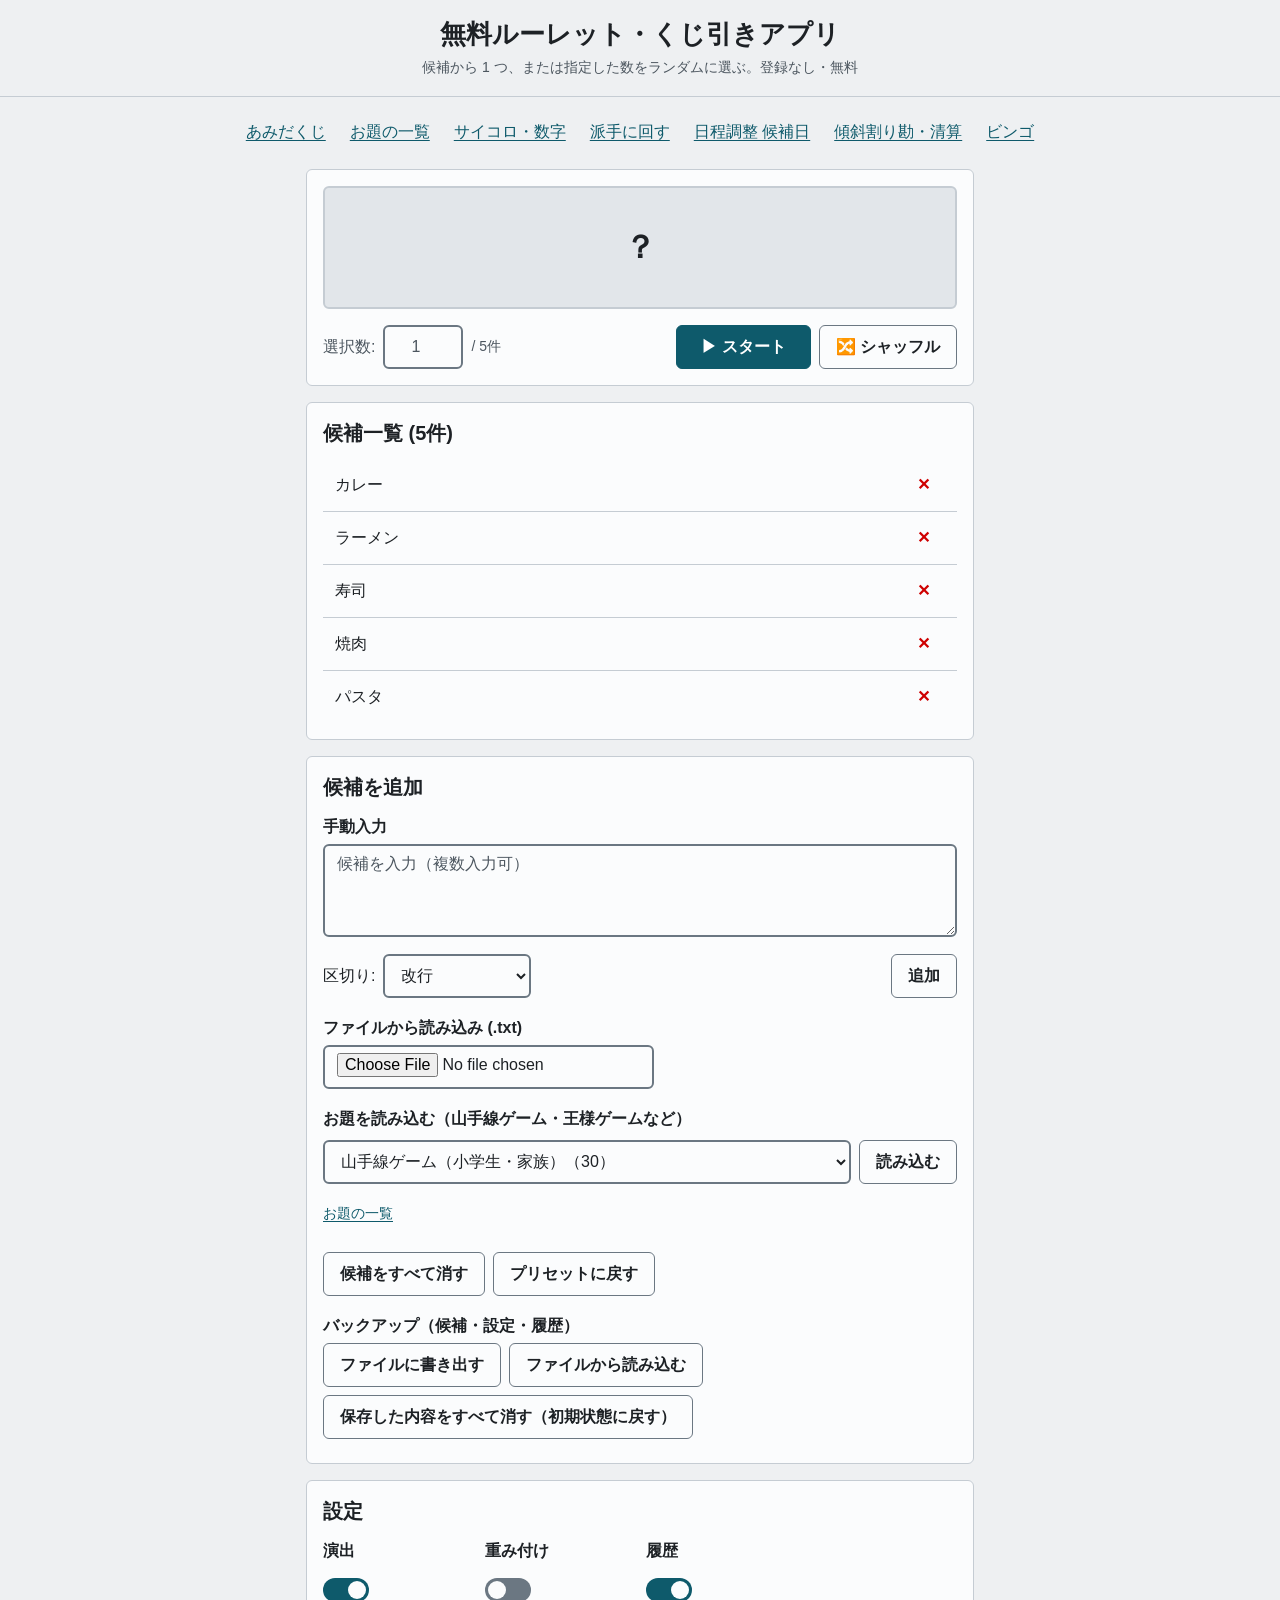
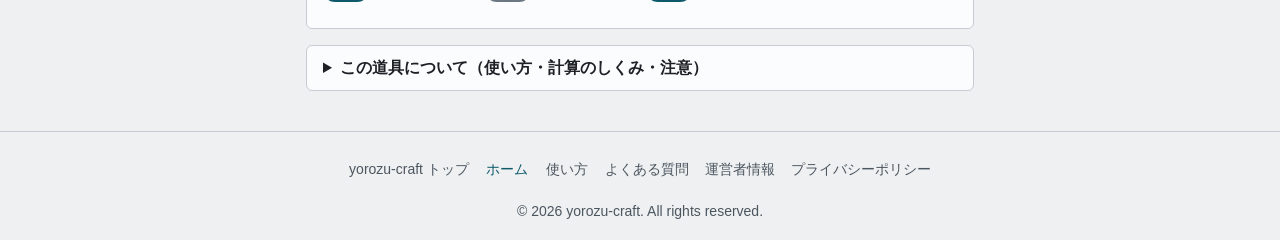
<file: index.html>
<!DOCTYPE html>
<html lang="ja">
<head>
  <meta charset="UTF-8">
  <meta name="viewport" content="width=device-width, initial-scale=1.0">
  <title>無料ルーレット・くじ引きアプリ｜複数選択対応</title>
  <meta name="description" content="無料のオンラインルーレット・くじ引き。入れた候補から 1 つ、または指定した数をランダムに選びます。重み付け・シャッフル・過去 10 回の履歴つき。登録もインストールもなく、ブラウザで動きます。">
  <meta name="keywords" content="ルーレット,くじ引き,ランダム選択,抽選,無料,オンライン,複数選択,シャッフル,ランダムピッカー">
  <meta name="author" content="yorozu-craft">
  <meta name="robots" content="index, follow">
  <link rel="canonical" href="https://yorozu-craft.com/web-roulette/">

  <!-- Open Graph -->
  <meta property="og:title" content="無料ルーレット・くじ引きアプリ｜複数選択対応">
  <meta property="og:description" content="入れた候補から 1 つ、または指定した数をランダムに選ぶ無料のルーレット。重み付け・シャッフルつき。登録なし。">
  <meta property="og:type" content="website">
  <meta property="og:url" content="https://yorozu-craft.com/web-roulette/">
  <meta property="og:locale" content="ja_JP">
  <meta property="og:image" content="https://yorozu-craft.com/web-roulette/og-image.png">
  <meta property="og:image:width" content="1200">
  <meta property="og:image:height" content="630">
  <meta property="og:site_name" content="yorozu-craft">

  <!-- Twitter Card -->
  <meta name="twitter:card" content="summary_large_image">
  <meta name="twitter:title" content="無料ルーレット・くじ引きアプリ｜複数選択対応">
  <meta name="twitter:description" content="入れた候補から 1 つ、または指定した数をランダムに選ぶ無料のルーレット。重み付け・シャッフルつき。">

  <!-- テーマカラー -->
  <meta name="theme-color" content="#eef0f2" media="(prefers-color-scheme: light)">
  <meta name="theme-color" content="#15191d" media="(prefers-color-scheme: dark)">

  <!-- 構造化データ (JSON-LD) -->
  <script type="application/ld+json">
  {
    "@context": "https://schema.org",
    "@type": "WebApplication",
    "name": "無料ルーレット・くじ引きアプリ",
    "description": "無料のオンラインルーレット・くじ引きアプリ。候補を入力してランダムに選択。複数選択、重み付け、シャッフル機能付き。",
    "url": "https://yorozu-craft.com/web-roulette/",
    "applicationCategory": "UtilitiesApplication",
    "operatingSystem": "All",
    "offers": {
      "@type": "Offer",
      "price": "0",
      "priceCurrency": "JPY"
    },
    "inLanguage": "ja",
    "browserRequirements": "Requires JavaScript",
    "softwareVersion": "1.0",
    "featureList": [
      "ランダムルーレット",
      "複数候補の同時選択",
      "重み付け抽選",
      "シャッフル機能",
      "演出ON/OFF",
      "履歴管理"
    ]
  }
  </script>

  <!-- Google AdSense: サイト所有確認の meta だけ。AdSense 審査が通るまで本文の薄いページは広告 script を外す（2026-10-04）。通ったら本文を足してから戻す -->
  <meta name="google-adsense-account" content="ca-pub-5375267956079717">

  <link rel="icon" href="./favicon.svg" type="image/svg+xml">
  <link rel="manifest" href="/manifest.webmanifest">
  <link rel="stylesheet" href="./style.css">
</head>
<body>

  <header>
    <div class="app-header">
      <h1>無料ルーレット・くじ引きアプリ</h1>
      <p class="subtitle">候補から 1 つ、または指定した数をランダムに選ぶ。登録なし・無料</p>
    </div>
    <ul class="sibling-links"><li><a href="./amida/">あみだくじ</a></li><li><a href="./odai/">お題の一覧</a></li><li><a href="./dice/">サイコロ・数字</a></li><li><a href="/hade/roulette/">派手に回す</a></li><li><a href="/nittei-kouho/">日程調整 候補日</a></li><li><a href="/easy-split/">傾斜割り勘・清算</a></li><li><a href="/bingo/">ビンゴ</a></li></ul>
  </header>

  <main class="app-main">

    <!-- ① ルーレット表示エリア（最上部） -->
    <section class="roulette-section" aria-label="ルーレット">
      <div id="roulette-display" class="roulette-display" role="status" aria-live="polite">
        <span id="roulette-text" class="roulette-text">？</span>
      </div>

      <div id="result-display" class="result-display hidden" role="alert" aria-live="assertive">
        <h2 class="result-label">結果</h2>
        <div id="result-text" class="result-text"></div>
      </div>

      <div class="roulette-controls">
        <div class="select-count-group">
          <label for="select-count">選択数:</label>
          <input type="number" id="select-count" min="1" value="1" aria-describedby="select-count-max">
          <span id="select-count-max" class="select-count-max"></span>
        </div>
        <div class="roulette-buttons">
          <button id="start-btn" class="btn-primary" aria-label="ルーレットをスタート">▶ スタート</button>
          <button id="shuffle-btn" class="btn" aria-label="候補をシャッフル">🔀 シャッフル</button>
        </div>
      </div>
      <p id="roulette-error" class="field-error" role="alert" hidden></p>
    </section>

    <!-- ② 候補一覧 -->
    <section class="candidates-section" aria-label="候補一覧">
      <h2>候補一覧 (<span id="candidate-count">0</span>件)</h2>
      <ul id="candidate-list" class="candidate-list" role="list"></ul>
    </section>

    <!-- ③ 候補入力 -->
    <section class="input-section" aria-label="候補入力">
      <h2>候補を追加</h2>

      <div class="input-group">
        <label for="candidate-input">手動入力</label>
        <textarea id="candidate-input" rows="3" placeholder="候補を入力（複数入力可）"></textarea>
        <div class="input-controls">
          <div class="delimiter-select">
            <label for="delimiter">区切り:</label>
            <select id="delimiter" aria-label="区切り文字の選択">
              <option value="newline">改行</option>
              <option value="comma">カンマ (,)</option>
              <option value="semicolon">セミコロン (;)</option>
            </select>
          </div>
          <button id="add-btn" class="btn" aria-label="候補を追加">追加</button>
        </div>
      </div>

      <div class="input-group">
        <label for="file-upload">ファイルから読み込み (.txt)</label>
        <div class="file-upload-area">
          <input type="file" id="file-upload" accept=".txt" aria-label="テキストファイルから候補を読み込み">
        </div>
      </div>

      <div class="input-group">
        <label for="odai-select">お題を読み込む（山手線ゲーム・王様ゲームなど）</label>
        <div class="input-controls">
          <select id="odai-select" aria-describedby="odai-hint"></select>
          <button id="odai-btn" class="btn">読み込む</button>
        </div>
        <p class="file-hint" id="odai-hint"><a href="./odai/">お題の一覧</a></p>
      </div>

      <div class="input-group input-group-buttons">
        <button id="reset-btn" class="btn" aria-label="候補をすべて消す">候補をすべて消す</button>
        <button id="preset-btn" class="btn" aria-label="プリセットに戻す（プリセット候補に戻す）">プリセットに戻す</button>
      </div>

      <div class="input-group" role="group" aria-labelledby="backup-heading">
        <label id="backup-heading">バックアップ（候補・設定・履歴）</label>
        <div class="input-group-buttons">
          <button id="backup-export" class="btn">ファイルに書き出す</button>
          <button id="backup-import" class="btn">ファイルから読み込む</button>
          <button type="button" class="btn" data-reset-storage="web-roulette_" data-reset-legacy="roulette_candidates roulette_settings roulette_history">保存した内容をすべて消す（初期状態に戻す）</button>
          <input type="file" id="backup-file" accept=".json,application/json" hidden>
        </div>
        <p class="file-hint" id="backup-msg" aria-live="polite"></p>
      </div>
    </section>

    <!-- ④ 履歴 -->
    <section id="history-section" class="history-section" aria-label="抽選履歴" style="display:none">
      <h2>履歴 (最新10件)</h2>
      <ul id="history-list" class="history-list" role="list"></ul>
      <button id="clear-history-btn" class="btn" aria-label="履歴を消す">履歴を消す</button>
    </section>

    <!-- ⑤ 設定（最下部） -->
    <section class="settings-panel" aria-label="設定">
      <h2>設定</h2>
      <div class="settings-grid">
        <div class="setting-item">
          <label for="animation-toggle">演出</label>
          <label class="toggle-switch">
            <input type="checkbox" id="animation-toggle" checked aria-label="演出のON/OFF">
            <span class="toggle-slider"></span>
          </label>
        </div>
        <div class="setting-item">
          <label for="weight-toggle">重み付け</label>
          <label class="toggle-switch">
            <input type="checkbox" id="weight-toggle" aria-label="重み付けのON/OFF">
            <span class="toggle-slider"></span>
          </label>
        </div>
        <div class="setting-item">
          <label for="history-toggle">履歴</label>
          <label class="toggle-switch">
            <input type="checkbox" id="history-toggle" checked aria-label="履歴のON/OFF">
            <span class="toggle-slider"></span>
          </label>
        </div>
      </div>
    </section>

    <!-- about-tool: 道具の説明（使い方ページの要約。AdSense 審査 2026-10-04） -->
    <details class="about-tool content-section" id="about-tool">
      <summary>この道具について（使い方・計算のしくみ・注意）</summary>
      <h3>ルーレットでできること</h3>
      <p>入れた候補の中から、ルーレットを回してランダムに1つ、または指定した数だけ選びます。今日のランチ、掃除当番、グループ分け、パーティーのプレゼント抽選、ゲームのお題のように、迷っていることをその場で決めたいときに使います。</p>
      <h3>使い方の要点</h3>
      <ul>
      <li>「候補を追加」に入れて「追加」を押します。改行・カンマ・セミコロンで区切ると、まとめて足せます。テキストファイル（.txt）からも読み込みます。</li>
      <li>「選択数」で何個選ぶかを決め、「スタート」を押します。パソコンでは、入力欄の外で Space キーか Enter キーを押しても始まります。</li>
      <li>設定で演出を OFF にすると、アニメーションなしですぐ結果が出ます。</li>
      </ul>
      <h3>選ばれ方のしくみ</h3>
      <p>抽選はブラウザの乱数機能で決めます。設定で「重み付け」を ON にすると候補ごとに1〜3の重みを付けられ、重みが大きいほど選ばれやすくなります。「シャッフル」は抽選とは別に候補の並び順をランダムに入れ替えるので、順番決めに向きます。抽選の結果は過去10回分が履歴に残ります。山手線ゲームや川柳などを候補に入れる<a href="./odai/">お題の一覧</a>、同じ目も出る<a href="./dice/">サイコロ・数字</a>、線をたどって決める<a href="./amida/">あみだくじ</a>は別のページです。</p>
      <h3>注意</h3>
      <p>金銭や重要な権利の分配など、強い公正性が求められる用途では、立会人を置くなど別の方法も併用してください。入力した候補・設定・抽選履歴（最新10件）は、この端末のブラウザ（localStorage、キー roulette_candidates・roulette_settings・roulette_history）にだけ保存され、外部には送信されません。書き出し・読み込み・消去はこの画面のボタンから。</p>
      <p>使える場面の例は<a href="./guide.html">ルーレットの使い方ガイド</a>に。</p>
    </details>
    <!-- /about-tool -->

  </main>

  <footer class="app-footer">
    <nav class="footer-nav" aria-label="フッターナビゲーション">
      <ul>
        <li><a href="../">yorozu-craft トップ</a></li>
        <li><a href="./" aria-current="page">ホーム</a></li>
        <li><a href="./guide.html">使い方</a></li>
        <li><a href="./guide.html#faq">よくある質問</a></li>
        <li><a href="../about.html">運営者情報</a></li>
        <li><a href="../privacy-policy.html">プライバシーポリシー</a></li>
      </ul>
    </nav>

    <p class="copyright">&copy; 2026 yorozu-craft. All rights reserved.</p>

    <!-- 広告枠（ページ最下部・UIの外） -->
    <!-- AD_PLACEHOLDER: 広告の位置を指定する場合はここに AdSense の広告ユニットを入れる（今は全ページの <head> のタグによる自動広告） -->
  </footer>

  <script src="./used.js"></script>
  <script src="./backup.js"></script>
  <script src="./odai.js"></script>
  <script src="./amida.js"></script>
  <script src="./pick.js"></script>
  <script src="./reset-storage.js"></script>
  <script src="./main.js"></script>
  <!-- Cloudflare Web Analytics（Cookie を使わないアクセス解析） --><script type='module' src='https://static.cloudflareinsights.com/beacon.min.js' data-cf-beacon='{"token": "b79bf821e1fd4b6683866d493b1de426"}'></script><!-- End Cloudflare Web Analytics -->
</body>
</html>
</file>
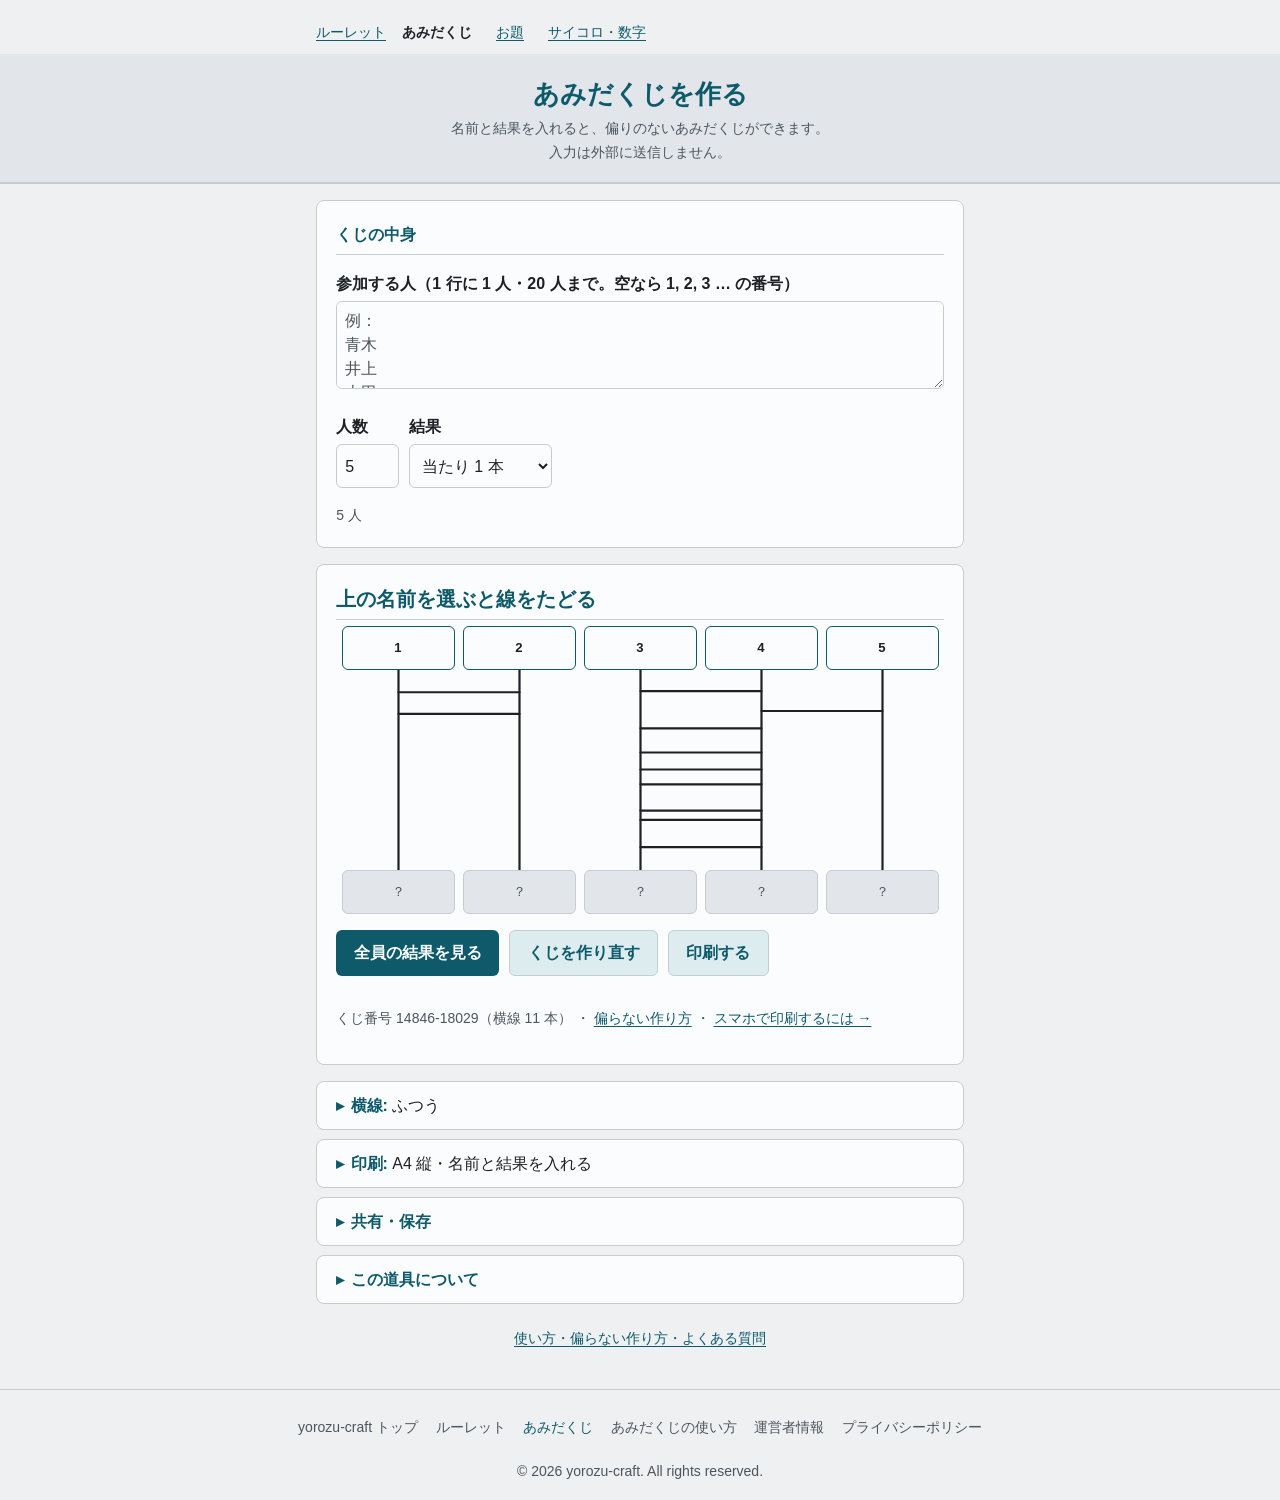
<file: amida/index.html>
<!DOCTYPE html>
<html lang="ja">
<head>
  <meta charset="UTF-8">
  <meta name="viewport" content="width=device-width, initial-scale=1.0">
  <title>あみだくじ作成｜無料・印刷・共有リンク、偏りのない作り方（登録なし）｜yorozu-craft</title>
  <meta name="description" content="名前と結果を入れるだけで、あみだくじを作成。線をたどるアニメーション、全員の結果、A4 印刷（結果を折って隠す形・線だけも）、同じくじの共有リンク。横線の本数で結果が偏らない作り方。登録なし・無料。">
  <meta name="robots" content="index, follow">
  <link rel="canonical" href="https://yorozu-craft.com/web-roulette/amida/">

  <meta property="og:title" content="あみだくじ作成｜yorozu-craft">
  <meta property="og:description" content="名前と結果を入れるだけで、あみだくじを作成。線をたどるアニメーション、A4 印刷、共有リンク。横線の本数で結果が偏らない作り方。登録なし・無料。">
  <meta property="og:type" content="website">
  <meta property="og:url" content="https://yorozu-craft.com/web-roulette/amida/">
  <meta property="og:site_name" content="yorozu-craft">
  <meta property="og:locale" content="ja_JP">
  <meta property="og:image" content="https://yorozu-craft.com/web-roulette/og-image.png">
  <meta property="og:image:width" content="1200">
  <meta property="og:image:height" content="630">
  <meta name="twitter:card" content="summary_large_image">
  <meta name="theme-color" content="#eef0f2" media="(prefers-color-scheme: light)">
  <meta name="theme-color" content="#15191d" media="(prefers-color-scheme: dark)">

  <script type="application/ld+json">
  {
    "@context": "https://schema.org",
    "@type": "WebApplication",
    "name": "あみだくじを作る",
    "description": "名前と結果を入れるだけで、あみだくじを作成。線をたどるアニメーション、A4 印刷、共有リンク。登録なし・無料。",
    "url": "https://yorozu-craft.com/web-roulette/amida/",
    "applicationCategory": "UtilitiesApplication",
    "operatingSystem": "All",
    "offers": { "@type": "Offer", "price": "0", "priceCurrency": "JPY" },
    "inLanguage": "ja"
  }
  </script>

  <!-- Google AdSense: サイト所有確認の meta だけ。AdSense 審査が通るまで本文の薄いページは広告 script を外す（2026-10-04）。通ったら本文を足してから戻す -->
  <meta name="google-adsense-account" content="ca-pub-5375267956079717">

  <link rel="icon" href="../favicon.svg" type="image/svg+xml">
  <link rel="manifest" href="/manifest.webmanifest">
  <link rel="stylesheet" href="../kit.css">
</head>
<body class="page-amida">

  <nav class="sibling-nav" aria-label="このツールのページ">
    <a href="../">ルーレット</a>
    <a href="./" aria-current="page">あみだくじ</a>
    <a href="../odai/">お題</a>
    <a href="../dice/">サイコロ・数字</a>
  </nav>

  <header class="app-header">
    <h1>あみだくじを作る</h1>
    <p class="subtitle">名前と結果を入れると、偏りのないあみだくじができます。<br>入力は外部に送信しません。</p>
  </header>

  <main class="app-main">

    <div id="shared-banner" class="card notice" hidden>
      <h2 id="shared-msg">共有されたあみだくじ</h2>
      <p class="btn-row"><a class="btn btn-sub" href="./">自分のあみだくじを新しく作る</a></p>
    </div>

    <fieldset class="card req" id="inputs">
      <legend>くじの中身</legend>
      <div class="field">
        <label for="names">参加する人（1 行に 1 人・20 人まで。空なら 1, 2, 3 … の番号）</label>
        <textarea id="names" rows="3" spellcheck="false" placeholder="例：&#10;青木&#10;井上&#10;上田"></textarea>
      </div>
      <div class="inline">
        <div class="field" id="count-field">
          <label for="count">人数</label>
          <input type="number" id="count" inputmode="numeric" min="2" max="20" value="5">
        </div>
        <div class="field">
          <label for="kind">結果</label>
          <select id="kind">
            <option value="atari1">当たり 1 本</option>
            <option value="atari2">当たり 2 本</option>
            <option value="atari3">当たり 3 本</option>
            <option value="order">順番（1番〜）</option>
            <option value="custom">自分で書く</option>
          </select>
        </div>
      </div>
      <div class="field" id="custom-field" hidden>
        <label for="custom">結果（1 行に 1 つ。足りない分は「はずれ」）</label>
        <textarea id="custom" rows="3" spellcheck="false" placeholder="例：&#10;買い出し&#10;片付け&#10;司会"></textarea>
      </div>
      <p id="input-info" class="small" aria-live="polite"></p>
    </fieldset>

    <section class="card result-card" id="result-card" tabindex="-1" aria-labelledby="h-result">
      <h2 id="h-result">上の名前を選ぶと線をたどる</h2>
      <div class="ladder-wrap">
        <div class="ladder" id="ladder"></div>
      </div>
      <div class="btn-row">
        <button type="button" id="reveal-all" class="btn">全員の結果を見る</button>
        <button type="button" id="reroll" class="btn btn-sub">くじを作り直す</button>
        <button type="button" id="print" class="btn btn-sub">印刷する</button>
      </div>
      <div id="result-main" aria-live="polite">
        <ul id="all-results" class="all-results"></ul>
      </div>
      <p class="small"><span id="seed-label"></span> ・ <a href="./guide.html#fair">偏らない作り方</a> ・ <a href="../../print-help.html">スマホで印刷するには →</a></p>
    </section>

    <div class="opts" id="opts">
      <details class="card opt" id="opt-lines">
        <summary>横線: <span class="opt-state"></span></summary>
        <div class="field">
          <label for="density">横線の多さ</label>
          <select id="density">
            <option value="few">少なめ</option>
            <option value="normal" selected>ふつう</option>
            <option value="many">多め</option>
          </select>
          <p class="hint">多さを変えても、どの結果になりやすいかは変わりません。</p>
        </div>
        <label class="check"><input type="checkbox" id="hide-rungs"> たどるまで横線を隠す</label>
      </details>

      <details class="card opt" id="opt-print">
        <summary>印刷: <span class="opt-state"></span></summary>
        <div class="field">
          <label for="title">見出し</label>
          <input type="text" id="title" maxlength="40" placeholder="例：買い出し係を決める">
        </div>
        <fieldset class="plain">
          <legend>紙の形（A4 縦）</legend>
          <div class="seg">
            <label><input type="radio" name="pmode" value="full" checked> 名前と結果を入れる</label>
            <label><input type="radio" name="pmode" value="fold"> 結果を下に折って隠す</label>
            <label><input type="radio" name="pmode" value="blank"> 線だけ（名前と結果は手で書く）</label>
          </div>
        </fieldset>
        <label class="check"><input type="checkbox" id="print-credit" checked> 紙の下に「yorozu-craft.com/web-roulette/print/ で作成」と小さく入れる</label>
      </details>
    </div>

    <details class="card opt no-print" id="file-box">
      <summary>共有・保存</summary>
      <p class="hint">リンクには名前・結果・くじ番号が入ります。開いた人にも同じあみだくじが出ます。</p>
      <div class="btn-row">
        <button type="button" id="share" class="btn btn-sub">共有リンクをコピー</button>
      </div>
      <p id="share-msg" class="small" aria-live="polite"></p>
      <input type="text" id="share-url" class="share-url" readonly hidden aria-label="共有リンク">
      <p class="small">入力はこの端末のブラウザ（localStorage、キー <code>web-roulette_amida</code>）にだけ保存され、外部には送信されません。書き出し・読み込みはこの画面のボタンから。</p>
      <div class="btn-row">
        <button type="button" id="backup-export" class="btn btn-sub">ファイルに書き出す</button>
        <button type="button" id="backup-import" class="btn btn-sub">ファイルから読み込む</button>
        <button type="button" class="btn btn-sub" data-reset-storage="web-roulette_" data-reset-legacy="roulette_candidates roulette_settings roulette_history">保存した内容をすべて消す（初期状態に戻す）</button>
      </div>
      <input type="file" id="backup-file" accept=".json,application/json" hidden>
      <p id="backup-msg" class="small" aria-live="polite"></p>
    </details>

    <!-- about-tool: 道具の説明（使い方ページの要約。AdSense 審査 2026-10-04） -->
    <details class="about-tool card opt no-print" id="about-tool">
      <summary>この道具について</summary>
      <h3>できること</h3>
      <p>2〜20人のあみだくじを作り、線をたどって結果を出します。買い出し係や順番を決めるときに使います。A4 縦の印刷と、共有リンクでの送信もできます。</p>
      <h3>使い方の要点</h3>
      <ul>
      <li>参加する人を1行に1人ずつ入れます。空なら人数ぶんの番号で作ります。</li>
      <li>結果は、当たり1〜3本、順番、自分で書く、から選びます。</li>
      <li>上の名前を押すと線をたどって結果が出ます。「全員の結果を見る」で全員ぶんが出ます。</li>
      <li>印刷は紙の形を3つ（名前と結果を入れる、結果を下に折って隠す、線だけ）から選びます。</li>
      </ul>
      <h3>しくみ</h3>
      <p>横線をでたらめに引く作り方は、縦5本・横10本で左はしから左はしに着く割合が33.6%になり、公平な20%より偏ります。ここでは先にだれがどの列に着くかを同じ確率で決め、その並びになるように横線を引くので、横線の本数を変えても偏りません。結果を下のどの列に置くかもくじで決めます。</p>
      <h3>注意</h3>
      <p>入力はこの端末のブラウザ（localStorage）にだけ保存され、外部には送信されません。共有リンクには名前と結果が入り、受け取った人も転送された人も読めます。作った人は画面で結果を見られます。</p>
      <p>数字の根拠は<a href="./guide.html">あみだくじの使い方</a>に。ほかの道具は<a href="../">ルーレット</a>・<a href="../dice/">サイコロ・数字</a>・<a href="../odai/">お題の一覧</a>です。</p>
    </details>
    <!-- /about-tool -->

    <p class="small center"><a href="./guide.html">使い方・偏らない作り方・よくある質問</a></p>

  </main>

  <footer class="app-footer">
    <nav class="footer-nav" aria-label="フッターナビゲーション">
      <ul>
        <li><a href="../../">yorozu-craft トップ</a></li>
        <li><a href="../">ルーレット</a></li>
        <li><a href="./" aria-current="page">あみだくじ</a></li>
        <li><a href="./guide.html">あみだくじの使い方</a></li>
        <li><a href="../../about.html">運営者情報</a></li>
        <li><a href="../../privacy-policy.html">プライバシーポリシー</a></li>
      </ul>
    </nav>
    <p>&copy; 2026 yorozu-craft. All rights reserved.</p>
  </footer>

  <div id="print-area" class="print-area" aria-hidden="true"></div>

  <script src="../used.js"></script>
  <script src="../backup.js"></script>
  <script src="../amida.js"></script>
  <script src="../screen.js"></script>
  <script src="../reset-storage.js"></script>
  <script src="./amida-ui.js"></script>
  <!-- Cloudflare Web Analytics（Cookie を使わないアクセス解析） --><script type='module' src='https://static.cloudflareinsights.com/beacon.min.js' data-cf-beacon='{"token": "b79bf821e1fd4b6683866d493b1de426"}'></script><!-- End Cloudflare Web Analytics -->
</body>
</html>
</file>
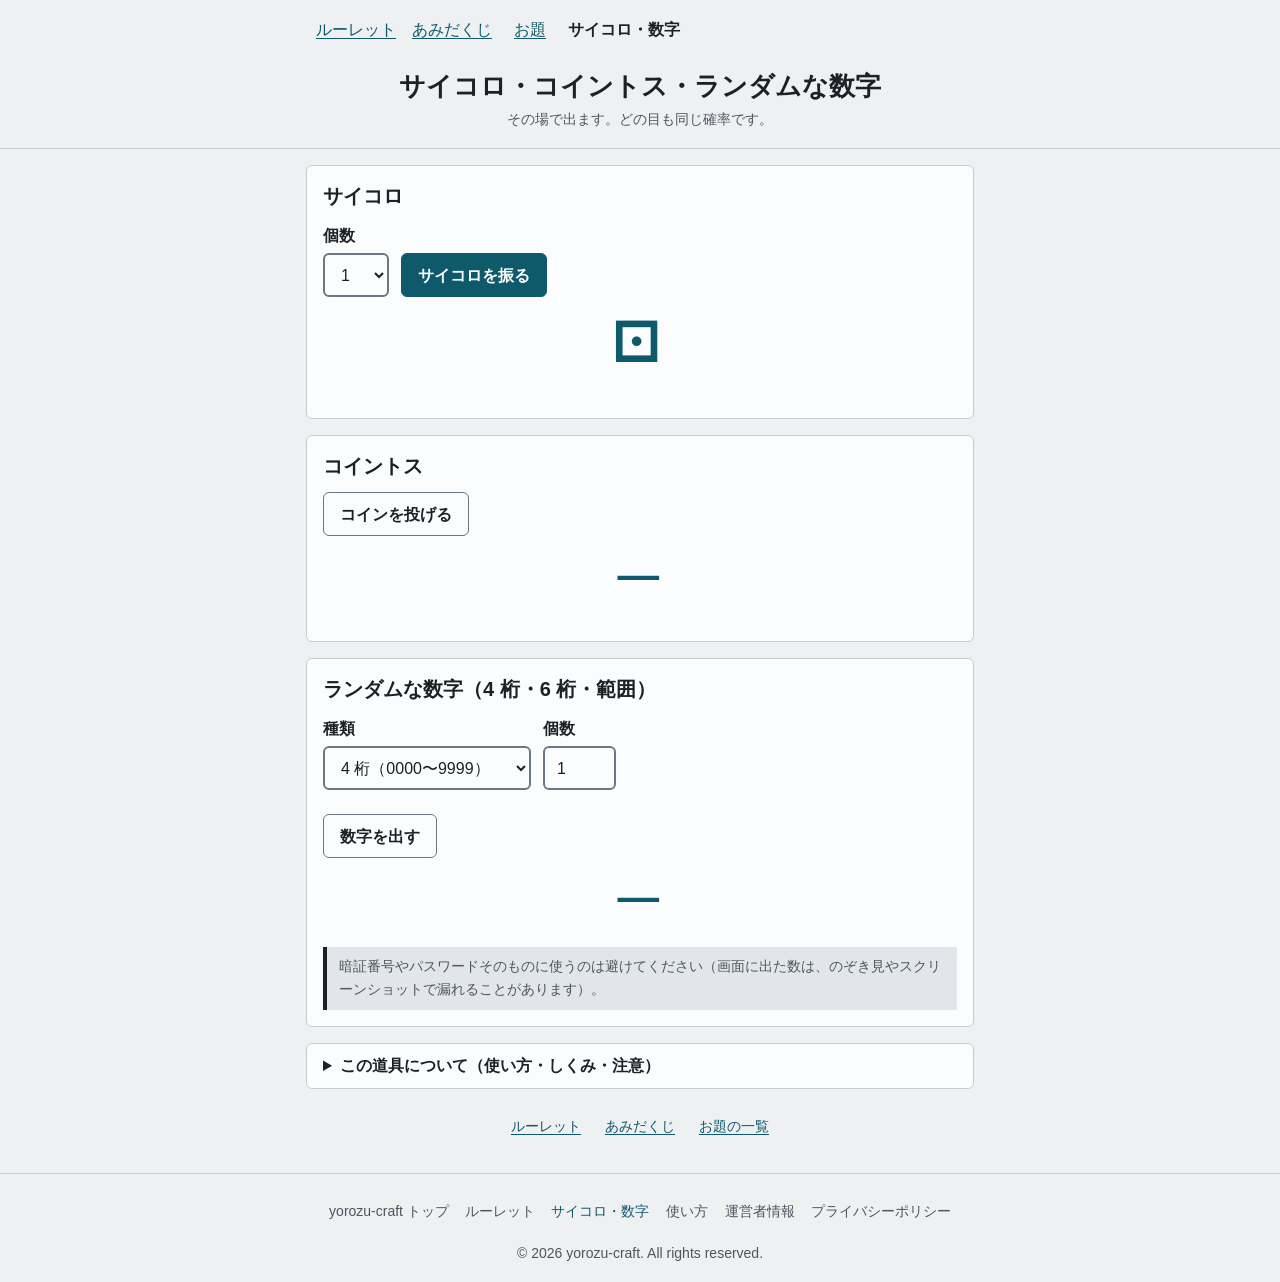
<file: dice/index.html>
<!DOCTYPE html>
<html lang="ja">
<head>
  <meta charset="UTF-8">
  <meta name="viewport" content="width=device-width, initial-scale=1.0">
  <title>サイコロ（ブラウザ）・コイントス・ランダムな数字 4桁・6桁｜無料・登録なし｜yorozu-craft</title>
  <meta name="description" content="ブラウザで振れるサイコロ（1〜10 個・合計つき）、コイントス、ランダムな数字（4 桁・6 桁・1〜100・範囲を決めて、重なりなしも）。アプリのインストールも登録もいりません。">
  <meta name="robots" content="index, follow">
  <link rel="canonical" href="https://yorozu-craft.com/web-roulette/dice/">

  <meta property="og:title" content="サイコロ・コイントス・ランダムな数字｜yorozu-craft">
  <meta property="og:description" content="ブラウザで振れるサイコロ、コイントス、ランダムな数字（4 桁・6 桁・範囲）。登録なし・無料。">
  <meta property="og:type" content="website">
  <meta property="og:url" content="https://yorozu-craft.com/web-roulette/dice/">
  <meta property="og:site_name" content="yorozu-craft">
  <meta property="og:locale" content="ja_JP">
  <meta property="og:image" content="https://yorozu-craft.com/web-roulette/og-image.png">
  <meta property="og:image:width" content="1200">
  <meta property="og:image:height" content="630">
  <meta name="twitter:card" content="summary_large_image">
  <meta name="theme-color" content="#eef0f2" media="(prefers-color-scheme: light)">
  <meta name="theme-color" content="#15191d" media="(prefers-color-scheme: dark)">

  <!-- Google AdSense: サイト所有確認の meta だけ。AdSense 審査が通るまで本文の薄いページは広告 script を外す（2026-10-04）。通ったら本文を足してから戻す -->
  <meta name="google-adsense-account" content="ca-pub-5375267956079717">

  <link rel="icon" href="../favicon.svg" type="image/svg+xml">
  <link rel="manifest" href="/manifest.webmanifest">
  <link rel="stylesheet" href="../style.css">
</head>
<body>

  <nav class="sibling-nav" aria-label="このツールのページ">
    <a href="../">ルーレット</a>
    <a href="../amida/">あみだくじ</a>
    <a href="../odai/">お題</a>
    <a href="./" aria-current="page">サイコロ・数字</a>
  </nav>

  <header class="app-header">
    <h1>サイコロ・コイントス・ランダムな数字</h1>
    <p class="subtitle">その場で出ます。どの目も同じ確率です。</p>
  </header>

  <main class="app-main">

    <section class="card" aria-labelledby="h-dice">
      <h2 id="h-dice">サイコロ</h2>
      <div class="inline">
        <div class="field">
          <label for="dice-n">個数</label>
          <select id="dice-n">
            <option>1</option><option>2</option><option>3</option><option>4</option><option>5</option>
            <option>6</option><option>7</option><option>8</option><option>9</option><option>10</option>
          </select>
        </div>
        <div class="field"><button type="button" id="dice-roll" class="btn-primary">サイコロを振る</button></div>
      </div>
      <div id="result-dice" aria-live="polite">
        <output class="big-out dice" id="dice-out">⚀</output>
        <output class="out-sub" id="dice-sub"></output>
      </div>
    </section>

    <section class="card" aria-labelledby="h-coin">
      <h2 id="h-coin">コイントス</h2>
      <div class="btn-row"><button type="button" id="coin-toss" class="btn">コインを投げる</button></div>
      <div aria-live="polite">
        <output class="big-out" id="coin-out">—</output>
        <output class="out-sub" id="coin-sub"></output>
      </div>
    </section>

    <section class="card" aria-labelledby="h-num">
      <h2 id="h-num">ランダムな数字（4 桁・6 桁・範囲）</h2>
      <div class="inline">
        <div class="field">
          <label for="num-kind">種類</label>
          <select id="num-kind">
            <option value="d4">4 桁（0000〜9999）</option>
            <option value="d6">6 桁（000000〜999999）</option>
            <option value="r100">1〜100</option>
            <option value="range">範囲を決める</option>
          </select>
        </div>
        <div class="field">
          <label for="num-count">個数</label>
          <input type="number" id="num-count" inputmode="numeric" min="1" max="20" value="1">
        </div>
      </div>
      <div class="inline" id="range-box" hidden>
        <div class="field"><label for="num-min">いちばん小さい数</label><input type="number" id="num-min" inputmode="numeric" value="1"></div>
        <div class="field"><label for="num-max">いちばん大きい数</label><input type="number" id="num-max" inputmode="numeric" value="10"></div>
      </div>
      <label class="check" id="uniq-box"><input type="checkbox" id="num-uniq" checked> 同じ数を出さない</label>
      <div class="btn-row"><button type="button" id="num-go" class="btn">数字を出す</button></div>
      <div aria-live="polite">
        <output class="big-out" id="num-out">—</output>
        <output class="out-sub" id="num-sub"></output>
      </div>
      <!-- data-keep: 安全上の注意（数をそのまま暗証番号に使わせない）。画面に置くと決めた文 -->
      <p class="hint" data-keep>暗証番号やパスワードそのものに使うのは避けてください（画面に出た数は、のぞき見やスクリーンショットで漏れることがあります）。</p>
    </section>

    <!-- about-tool: 道具の説明（使い方ページの要約。AdSense 審査 2026-10-04） -->
    <details class="about-tool card opt no-print" id="about-tool">
      <summary>この道具について（使い方・しくみ・注意）</summary>
      <h3>できること</h3>
      <p>サイコロ、コイントス、ランダムな数字を出します。順番や当番を決めるとき、ゲームで数字が要るときに使います。</p>
      <h3>使い方の要点</h3>
      <ul>
      <li>サイコロは1〜10個を選んで「サイコロを振る」を押すと、目と合計が出ます。</li>
      <li>コイントスは「コインを投げる」を押します。</li>
      <li>数字は、4 桁（0000〜9999）、6 桁（000000〜999999）、1〜100、範囲を決める、のどれかを選びます。個数は1〜20です。「同じ数を出さない」にチェックを入れると、重ならない数だけが出ます。</li>
      </ul>
      <h3>しくみ</h3>
      <p>乱数はブラウザの crypto.getRandomValues で作ります。割り切れずに余った端の値は捨てて引き直すので、どの目、どの数も同じ確率で出ます。サイコロの目は毎回独立に決まるため、同じ目が続けて出ることもあります。</p>
      <h3>注意</h3>
      <p>画面に出た数は、のぞき見やスクリーンショットで漏れることがあるため、暗証番号やパスワードそのものには使わないでください。乱数はどこにも送らず、入力も保存しません。</p>
      <p>ルーレットやお題の使い方は<a href="../guide.html#kodougu">ルーレットの使い方ガイド</a>に。</p>
    </details>
    <!-- /about-tool -->

    <ul class="sibling-links small"><li><a href="../">ルーレット</a></li><li><a href="../amida/">あみだくじ</a></li><li><a href="../odai/">お題の一覧</a></li></ul>

  </main>

  <footer class="app-footer">
    <nav class="footer-nav" aria-label="フッターナビゲーション">
      <ul>
        <li><a href="../../">yorozu-craft トップ</a></li>
        <li><a href="../">ルーレット</a></li>
        <li><a href="./" aria-current="page">サイコロ・数字</a></li>
        <li><a href="../guide.html#kodougu">使い方</a></li>
        <li><a href="../../about.html">運営者情報</a></li>
        <li><a href="../../privacy-policy.html">プライバシーポリシー</a></li>
      </ul>
    </nav>
    <p>&copy; 2026 yorozu-craft. All rights reserved.</p>
  </footer>

  <script src="../used.js"></script>
  <script src="../dice.js"></script>
  <script>
  (function () {
    'use strict';
    var D = window.Dice, src = D.cryptoSource();
    var $ = function (id) { return document.getElementById(id); };
    var reduce = window.matchMedia && window.matchMedia('(prefers-reduced-motion: reduce)').matches;
    // 押した感じを出すため 0.4 秒だけ目を回す（結果は押した時点で決まっている）
    function spin(out, final, fmt, done) {
      window.yzUsed?.();
      if (reduce) { out.textContent = final; done(); return; }
      var n = 0, t = setInterval(function () {
        out.textContent = fmt();
        if (++n >= 8) { clearInterval(t); out.textContent = final; done(); }
      }, 50);
    }
    $('dice-roll').addEventListener('click', function () {
      var r = D.rollDice(Number($('dice-n').value), src);
      spin($('dice-out'), r.faces.join(''), function () { return D.rollDice(r.values.length, src).faces.join(''); }, function () {
        $('dice-sub').textContent = r.values.length > 1 ? r.values.join(' + ') + ' = 合計 ' + r.sum : r.values[0] + ' の目';
      });
    });
    $('coin-toss').addEventListener('click', function () {
      var c = D.coin(src);
      spin($('coin-out'), c, function () { return D.coin(src); }, function () { $('coin-sub').textContent = c === '表' ? '表が出ました' : '裏が出ました'; });
    });
    function syncKind() {
      var k = $('num-kind').value;
      $('range-box').hidden = k !== 'range';
      $('uniq-box').hidden = k === 'd4' || k === 'd6';
    }
    $('num-kind').addEventListener('change', syncKind);
    $('num-go').addEventListener('click', function () {
      var k = $('num-kind').value, n = Math.max(1, Math.min(20, Math.round(Number($('num-count').value)) || 1)), vals = [], msg = '';
      if (k === 'd4' || k === 'd6') {
        var used = {};
        while (vals.length < n) { var s = D.digits(k === 'd4' ? 4 : 6, src); if (!used[s]) { used[s] = 1; vals.push(s); } }
      } else {
        var lo = k === 'r100' ? 1 : $('num-min').value, hi = k === 'r100' ? 100 : $('num-max').value;
        var r = D.ints(lo, hi, n, $('num-uniq').checked, src);
        if (!r.ok) {
          $('num-out').textContent = '—';
          $('num-sub').textContent = { few: '範囲の数より個数が多いので、同じ数を出さずには選べません。', wide: '範囲は 10 億個まで・±1 兆までにしてください。', nan: '数を入れてください。' }[r.code];
          return;
        }
        vals = r.values.map(String);
      }
      if (n > 1) msg = n + ' 個';
      var out = $('num-out');
      out.style.fontSize = vals.join(' ').length > 14 ? '1.5rem' : '';
      spin(out, vals.join(' '), function () { return vals.map(function (v) { return String(D.uniform(10, src)).repeat(Math.min(v.length, 6)); }).join(' '); }, function () { $('num-sub').textContent = msg; });
    });
    syncKind();
  })();
  </script>
  <!-- Cloudflare Web Analytics（Cookie を使わないアクセス解析） --><script type='module' src='https://static.cloudflareinsights.com/beacon.min.js' data-cf-beacon='{"token": "b79bf821e1fd4b6683866d493b1de426"}'></script><!-- End Cloudflare Web Analytics -->
</body>
</html>
</file>
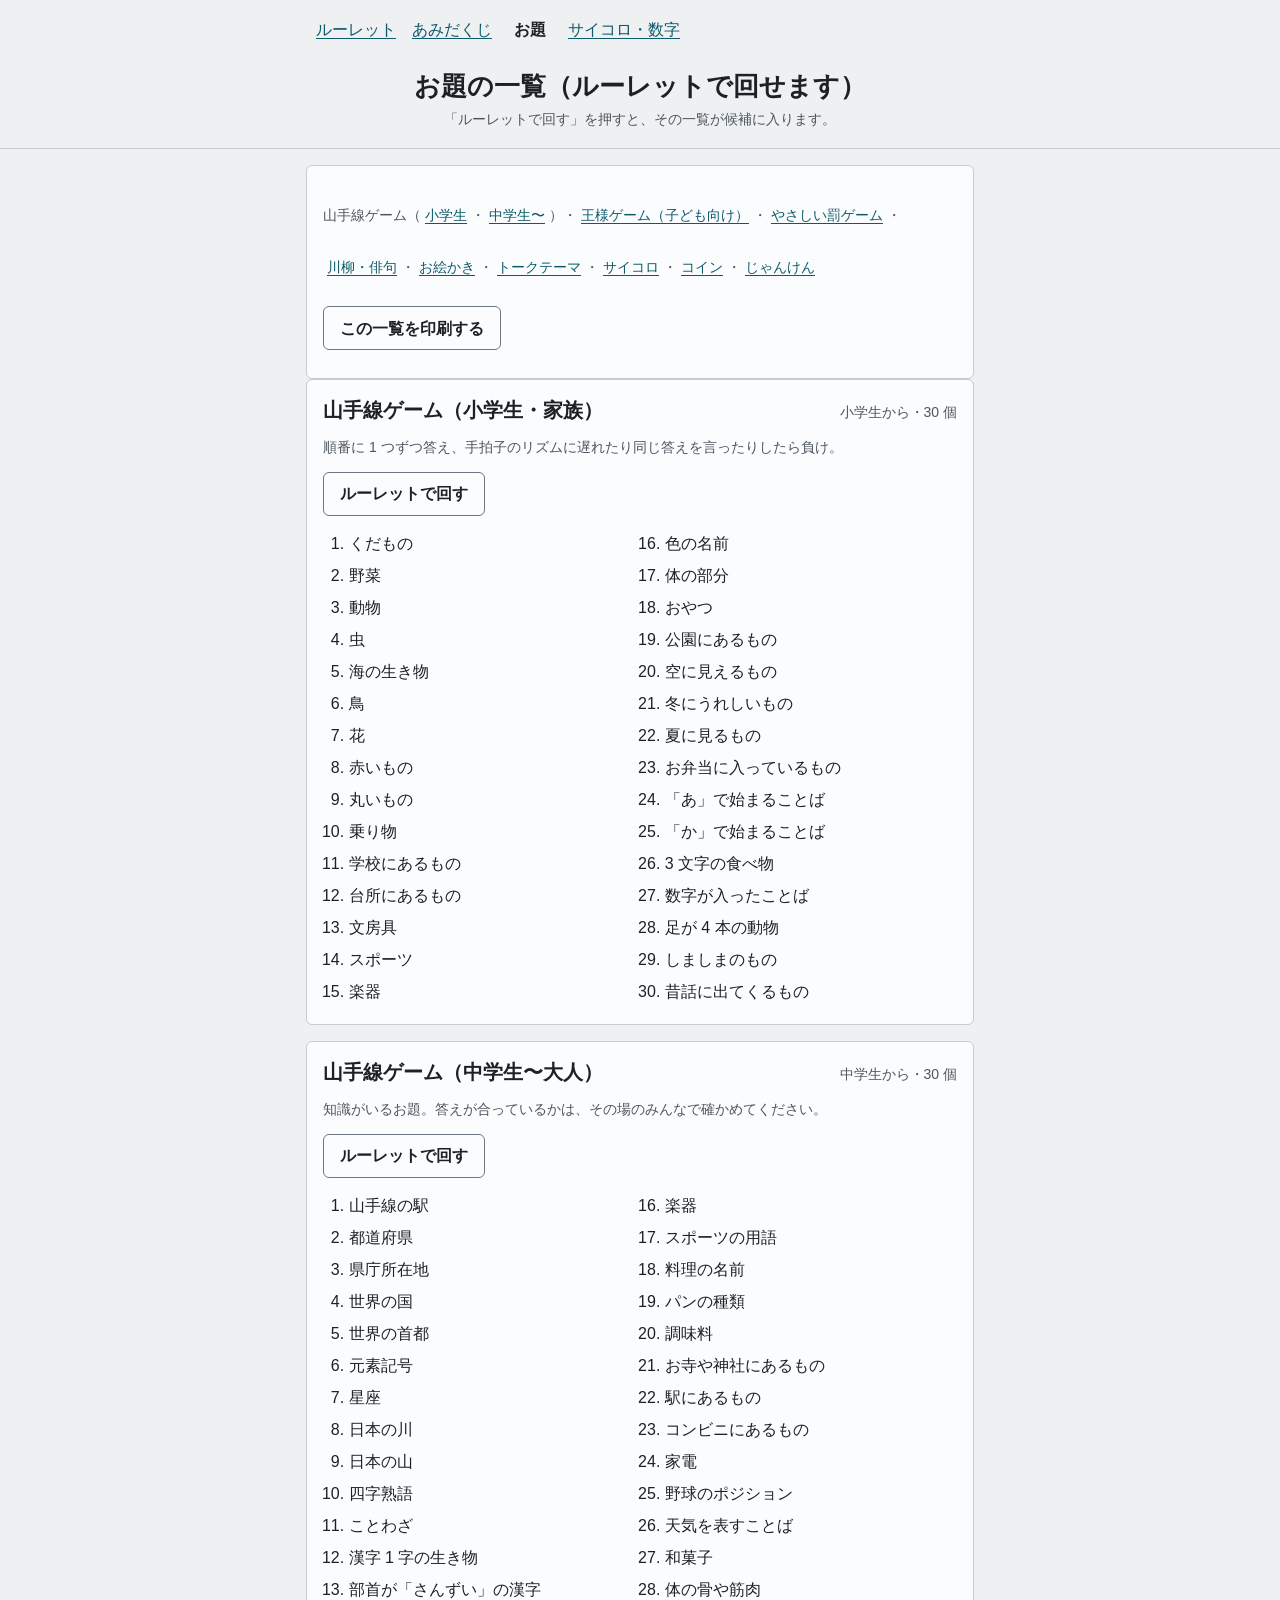
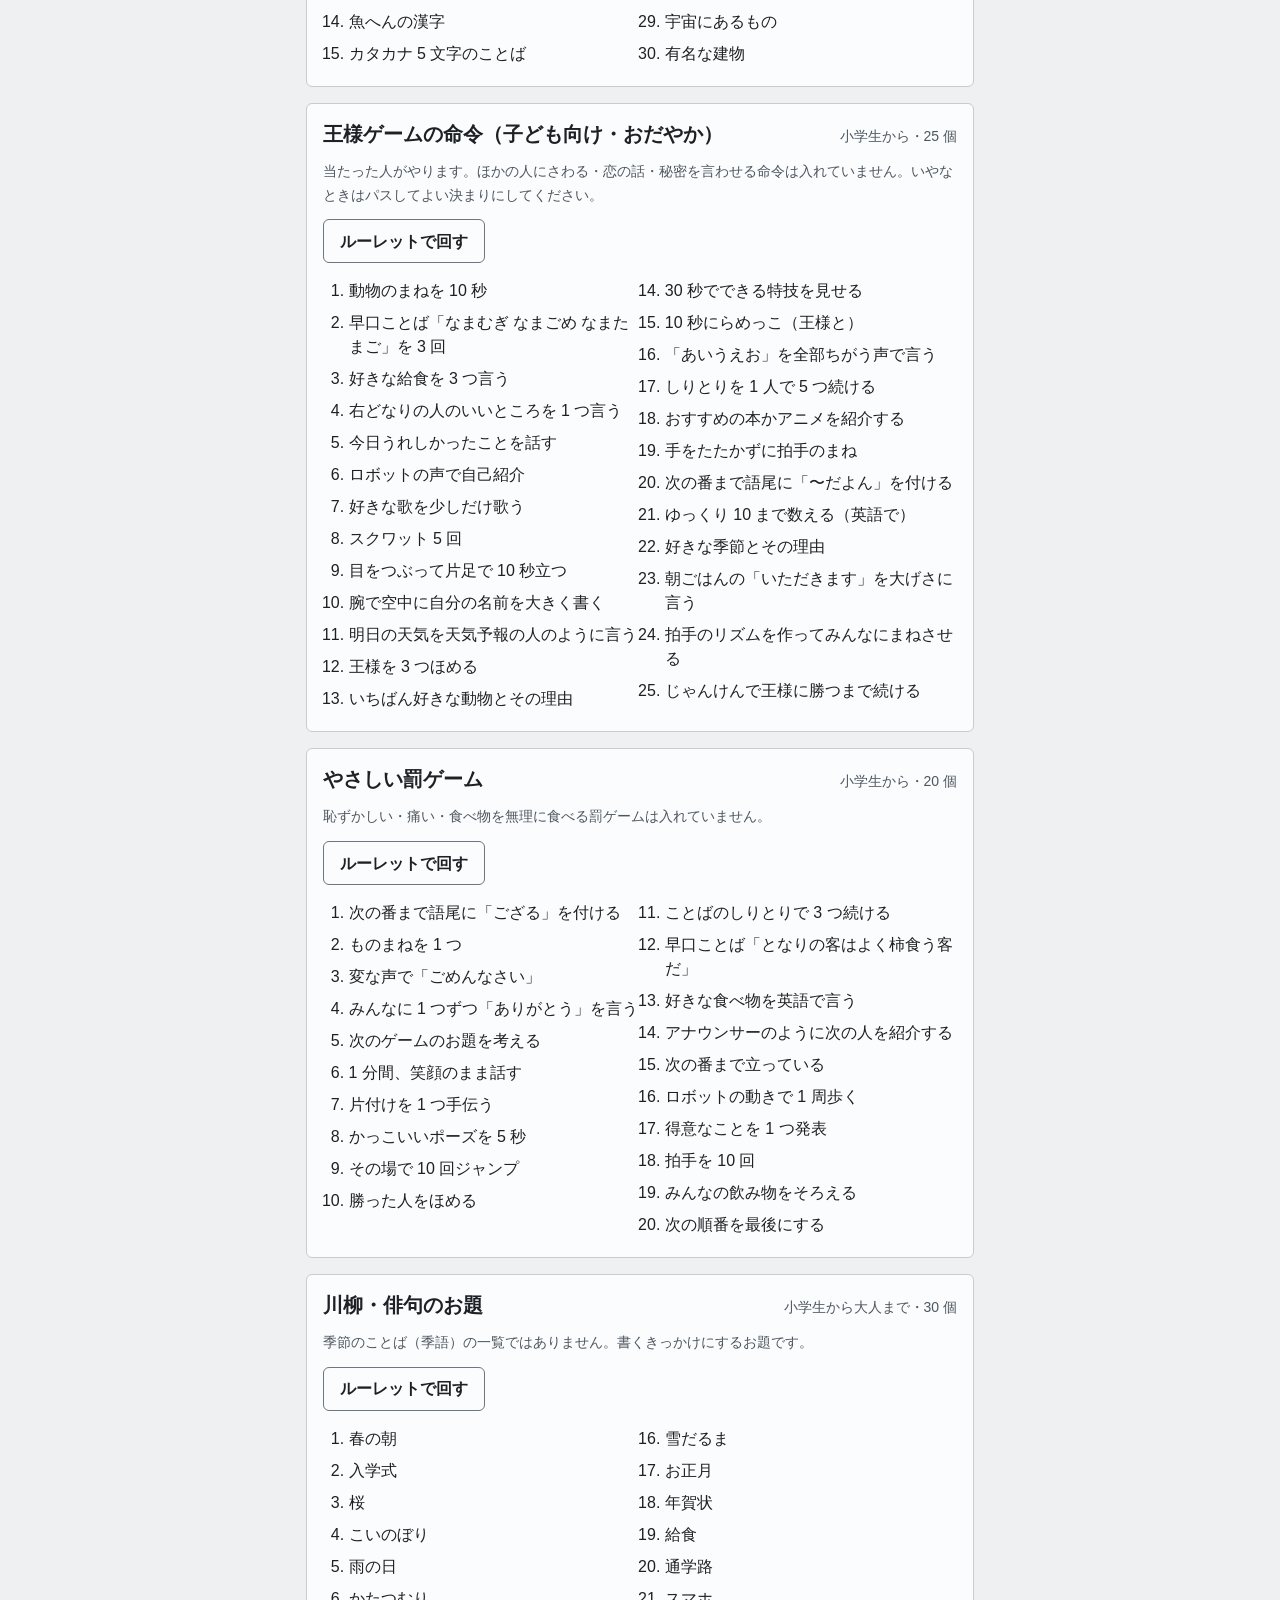
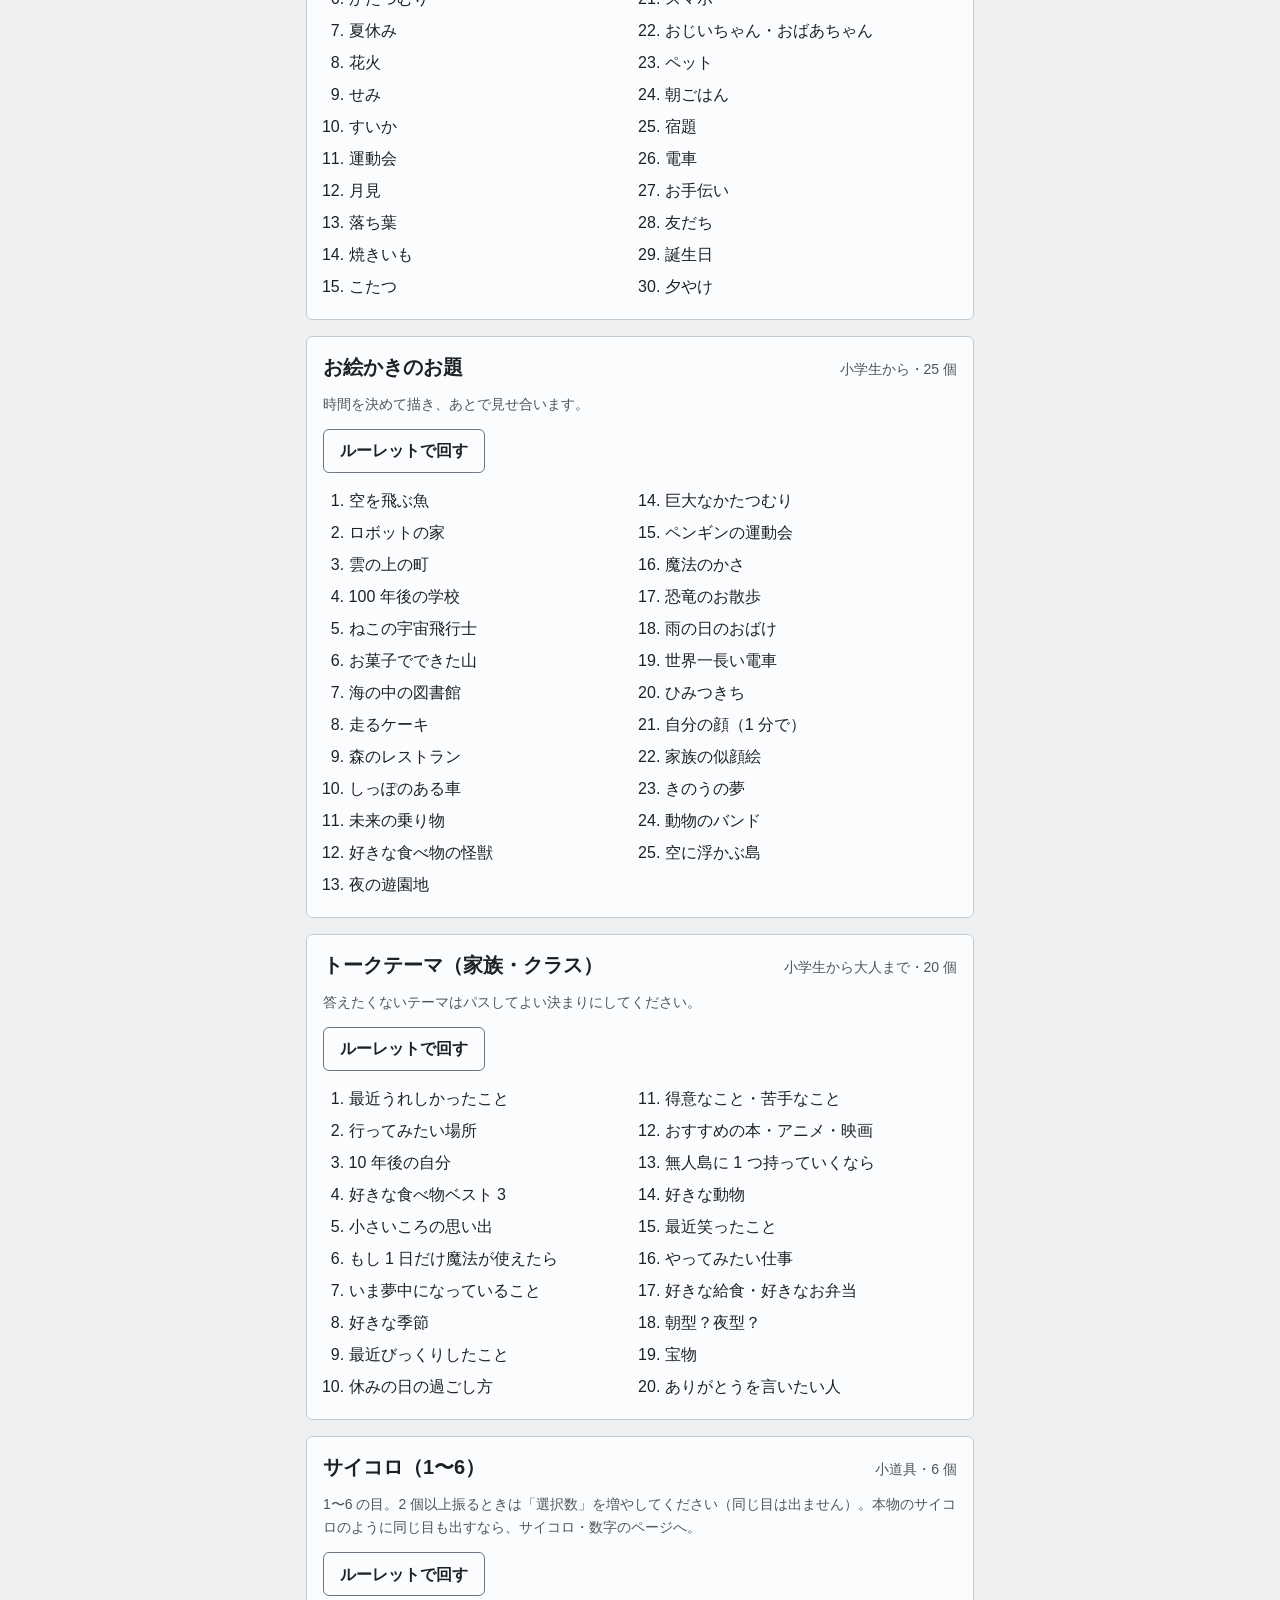
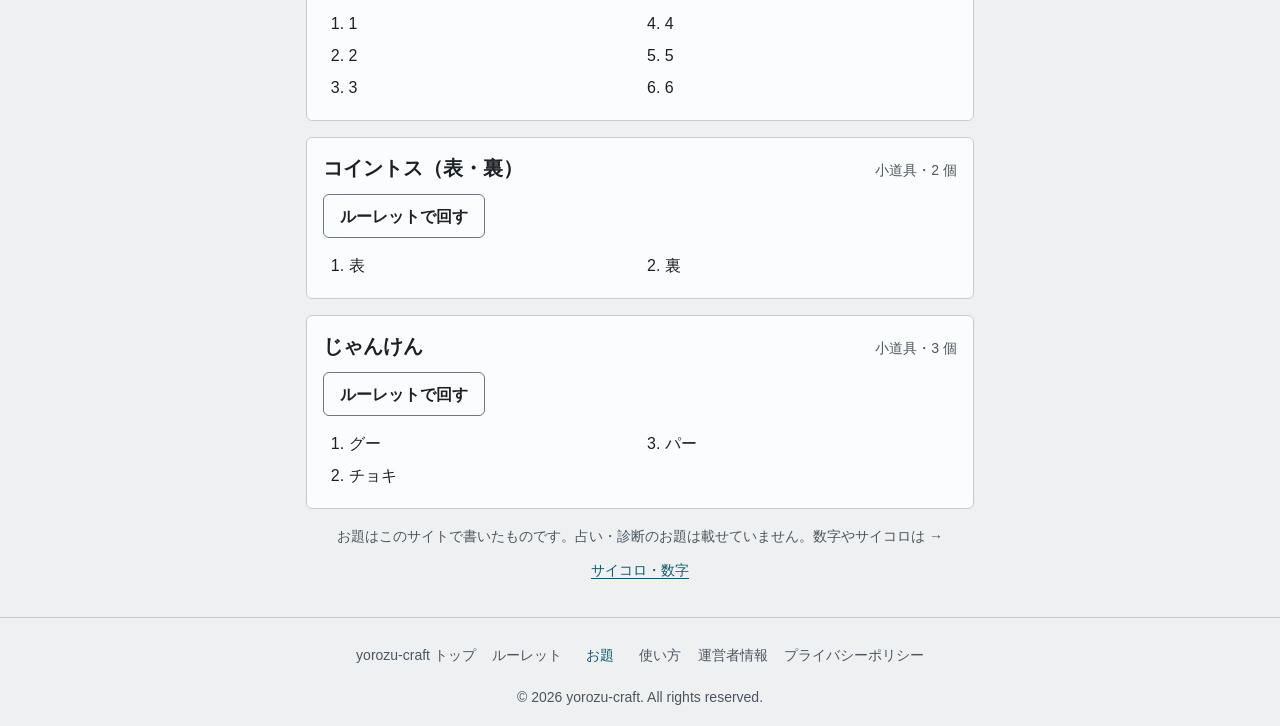
<file: odai/index.html>
<!DOCTYPE html>
<html lang="ja">
<head>
  <meta charset="UTF-8">
  <meta name="viewport" content="width=device-width, initial-scale=1.0">
  <title>お題ルーレット｜山手線ゲーム（小学生）・王様ゲーム（子ども向け）・川柳のお題一覧｜yorozu-craft</title>
  <meta name="description" content="山手線ゲームのお題（小学生向け・中学生〜大人）、子ども向けのおだやかな王様ゲームの命令、やさしい罰ゲーム、川柳・お絵かき・トークテーマのお題の一覧。ボタン 1 つでルーレットに読み込んで回せます。">
  <meta name="robots" content="index, follow">
  <link rel="canonical" href="https://yorozu-craft.com/web-roulette/odai/">

  <meta property="og:title" content="お題ルーレット（山手線ゲーム・王様ゲーム子ども向け）｜yorozu-craft">
  <meta property="og:description" content="山手線ゲーム・子ども向けの王様ゲーム・川柳・お絵かき・トークテーマのお題一覧。ルーレットで回せます。">
  <meta property="og:type" content="website">
  <meta property="og:url" content="https://yorozu-craft.com/web-roulette/odai/">
  <meta property="og:site_name" content="yorozu-craft">
  <meta property="og:locale" content="ja_JP">
  <meta property="og:image" content="https://yorozu-craft.com/web-roulette/og-image.png">
  <meta property="og:image:width" content="1200">
  <meta property="og:image:height" content="630">
  <meta name="twitter:card" content="summary_large_image">
  <meta name="theme-color" content="#eef0f2" media="(prefers-color-scheme: light)">
  <meta name="theme-color" content="#15191d" media="(prefers-color-scheme: dark)">

  <!-- Google AdSense: サイト所有確認の meta だけ（広告の script は外した。yorozu-plans D863） -->
  <meta name="google-adsense-account" content="ca-pub-5375267956079717">

  <link rel="icon" href="../favicon.svg" type="image/svg+xml">
  <link rel="manifest" href="/manifest.webmanifest">
  <link rel="stylesheet" href="../style.css">
</head>
<body>

  <nav class="sibling-nav no-print" aria-label="このツールのページ">
    <a href="../">ルーレット</a>
    <a href="../amida/">あみだくじ</a>
    <a href="./" aria-current="page">お題</a>
    <a href="../dice/">サイコロ・数字</a>
  </nav>

  <header class="app-header">
    <h1>お題の一覧（ルーレットで回せます）</h1>
    <p class="subtitle">「ルーレットで回す」を押すと、その一覧が候補に入ります。</p>
  </header>

  <main class="app-main">

    <nav class="card no-print" aria-label="一覧の目次">
      <p class="small">山手線ゲーム（<a href="#yamanote-kids">小学生</a>・<a href="#yamanote-teen">中学生〜</a>）・<a href="#osama-kids">王様ゲーム（子ども向け）</a>・<a href="#batsu-soft">やさしい罰ゲーム</a>・<a href="#senryu">川柳・俳句</a>・<a href="#oekaki">お絵かき</a>・<a href="#talk">トークテーマ</a>・<a href="#dice">サイコロ</a>・<a href="#coin">コイン</a>・<a href="#janken">じゃんけん</a></p>
      <p class="btn-row"><button type="button" class="btn" onclick="window.print()">この一覧を印刷する</button></p>
    </nav>

    <!-- ODAI:START（tools/build-odai.cjs が作る。手で直さない） -->
    <section class="card odai-card" id="yamanote-kids" aria-labelledby="h-yamanote-kids">
      <h2 id="h-yamanote-kids">山手線ゲーム（小学生・家族） <small>小学生から・30 個</small></h2>
      <p class="hint">順番に 1 つずつ答え、手拍子のリズムに遅れたり同じ答えを言ったりしたら負け。</p>
      <p class="btn-row no-print"><a class="btn" href="../#odai=yamanote-kids">ルーレットで回す</a></p>
      <ol class="odai-list">
        <li>くだもの</li>
        <li>野菜</li>
        <li>動物</li>
        <li>虫</li>
        <li>海の生き物</li>
        <li>鳥</li>
        <li>花</li>
        <li>赤いもの</li>
        <li>丸いもの</li>
        <li>乗り物</li>
        <li>学校にあるもの</li>
        <li>台所にあるもの</li>
        <li>文房具</li>
        <li>スポーツ</li>
        <li>楽器</li>
        <li>色の名前</li>
        <li>体の部分</li>
        <li>おやつ</li>
        <li>公園にあるもの</li>
        <li>空に見えるもの</li>
        <li>冬にうれしいもの</li>
        <li>夏に見るもの</li>
        <li>お弁当に入っているもの</li>
        <li>「あ」で始まることば</li>
        <li>「か」で始まることば</li>
        <li>3 文字の食べ物</li>
        <li>数字が入ったことば</li>
        <li>足が 4 本の動物</li>
        <li>しましまのもの</li>
        <li>昔話に出てくるもの</li>
      </ol>
    </section>

    <section class="card odai-card" id="yamanote-teen" aria-labelledby="h-yamanote-teen">
      <h2 id="h-yamanote-teen">山手線ゲーム（中学生〜大人） <small>中学生から・30 個</small></h2>
      <p class="hint">知識がいるお題。答えが合っているかは、その場のみんなで確かめてください。</p>
      <p class="btn-row no-print"><a class="btn" href="../#odai=yamanote-teen">ルーレットで回す</a></p>
      <ol class="odai-list">
        <li>山手線の駅</li>
        <li>都道府県</li>
        <li>県庁所在地</li>
        <li>世界の国</li>
        <li>世界の首都</li>
        <li>元素記号</li>
        <li>星座</li>
        <li>日本の川</li>
        <li>日本の山</li>
        <li>四字熟語</li>
        <li>ことわざ</li>
        <li>漢字 1 字の生き物</li>
        <li>部首が「さんずい」の漢字</li>
        <li>魚へんの漢字</li>
        <li>カタカナ 5 文字のことば</li>
        <li>楽器</li>
        <li>スポーツの用語</li>
        <li>料理の名前</li>
        <li>パンの種類</li>
        <li>調味料</li>
        <li>お寺や神社にあるもの</li>
        <li>駅にあるもの</li>
        <li>コンビニにあるもの</li>
        <li>家電</li>
        <li>野球のポジション</li>
        <li>天気を表すことば</li>
        <li>和菓子</li>
        <li>体の骨や筋肉</li>
        <li>宇宙にあるもの</li>
        <li>有名な建物</li>
      </ol>
    </section>

    <section class="card odai-card" id="osama-kids" aria-labelledby="h-osama-kids">
      <h2 id="h-osama-kids">王様ゲームの命令（子ども向け・おだやか） <small>小学生から・25 個</small></h2>
      <p class="hint">当たった人がやります。ほかの人にさわる・恋の話・秘密を言わせる命令は入れていません。いやなときはパスしてよい決まりにしてください。</p>
      <p class="btn-row no-print"><a class="btn" href="../#odai=osama-kids">ルーレットで回す</a></p>
      <ol class="odai-list">
        <li>動物のまねを 10 秒</li>
        <li>早口ことば「なまむぎ なまごめ なまたまご」を 3 回</li>
        <li>好きな給食を 3 つ言う</li>
        <li>右どなりの人のいいところを 1 つ言う</li>
        <li>今日うれしかったことを話す</li>
        <li>ロボットの声で自己紹介</li>
        <li>好きな歌を少しだけ歌う</li>
        <li>スクワット 5 回</li>
        <li>目をつぶって片足で 10 秒立つ</li>
        <li>腕で空中に自分の名前を大きく書く</li>
        <li>明日の天気を天気予報の人のように言う</li>
        <li>王様を 3 つほめる</li>
        <li>いちばん好きな動物とその理由</li>
        <li>30 秒でできる特技を見せる</li>
        <li>10 秒にらめっこ（王様と）</li>
        <li>「あいうえお」を全部ちがう声で言う</li>
        <li>しりとりを 1 人で 5 つ続ける</li>
        <li>おすすめの本かアニメを紹介する</li>
        <li>手をたたかずに拍手のまね</li>
        <li>次の番まで語尾に「〜だよん」を付ける</li>
        <li>ゆっくり 10 まで数える（英語で）</li>
        <li>好きな季節とその理由</li>
        <li>朝ごはんの「いただきます」を大げさに言う</li>
        <li>拍手のリズムを作ってみんなにまねさせる</li>
        <li>じゃんけんで王様に勝つまで続ける</li>
      </ol>
    </section>

    <section class="card odai-card" id="batsu-soft" aria-labelledby="h-batsu-soft">
      <h2 id="h-batsu-soft">やさしい罰ゲーム <small>小学生から・20 個</small></h2>
      <p class="hint">恥ずかしい・痛い・食べ物を無理に食べる罰ゲームは入れていません。</p>
      <p class="btn-row no-print"><a class="btn" href="../#odai=batsu-soft">ルーレットで回す</a></p>
      <ol class="odai-list">
        <li>次の番まで語尾に「ござる」を付ける</li>
        <li>ものまねを 1 つ</li>
        <li>変な声で「ごめんなさい」</li>
        <li>みんなに 1 つずつ「ありがとう」を言う</li>
        <li>次のゲームのお題を考える</li>
        <li>1 分間、笑顔のまま話す</li>
        <li>片付けを 1 つ手伝う</li>
        <li>かっこいいポーズを 5 秒</li>
        <li>その場で 10 回ジャンプ</li>
        <li>勝った人をほめる</li>
        <li>ことばのしりとりで 3 つ続ける</li>
        <li>早口ことば「となりの客はよく柿食う客だ」</li>
        <li>好きな食べ物を英語で言う</li>
        <li>アナウンサーのように次の人を紹介する</li>
        <li>次の番まで立っている</li>
        <li>ロボットの動きで 1 周歩く</li>
        <li>得意なことを 1 つ発表</li>
        <li>拍手を 10 回</li>
        <li>みんなの飲み物をそろえる</li>
        <li>次の順番を最後にする</li>
      </ol>
    </section>

    <section class="card odai-card" id="senryu" aria-labelledby="h-senryu">
      <h2 id="h-senryu">川柳・俳句のお題 <small>小学生から大人まで・30 個</small></h2>
      <p class="hint">季節のことば（季語）の一覧ではありません。書くきっかけにするお題です。</p>
      <p class="btn-row no-print"><a class="btn" href="../#odai=senryu">ルーレットで回す</a></p>
      <ol class="odai-list">
        <li>春の朝</li>
        <li>入学式</li>
        <li>桜</li>
        <li>こいのぼり</li>
        <li>雨の日</li>
        <li>かたつむり</li>
        <li>夏休み</li>
        <li>花火</li>
        <li>せみ</li>
        <li>すいか</li>
        <li>運動会</li>
        <li>月見</li>
        <li>落ち葉</li>
        <li>焼きいも</li>
        <li>こたつ</li>
        <li>雪だるま</li>
        <li>お正月</li>
        <li>年賀状</li>
        <li>給食</li>
        <li>通学路</li>
        <li>スマホ</li>
        <li>おじいちゃん・おばあちゃん</li>
        <li>ペット</li>
        <li>朝ごはん</li>
        <li>宿題</li>
        <li>電車</li>
        <li>お手伝い</li>
        <li>友だち</li>
        <li>誕生日</li>
        <li>夕やけ</li>
      </ol>
    </section>

    <section class="card odai-card" id="oekaki" aria-labelledby="h-oekaki">
      <h2 id="h-oekaki">お絵かきのお題 <small>小学生から・25 個</small></h2>
      <p class="hint">時間を決めて描き、あとで見せ合います。</p>
      <p class="btn-row no-print"><a class="btn" href="../#odai=oekaki">ルーレットで回す</a></p>
      <ol class="odai-list">
        <li>空を飛ぶ魚</li>
        <li>ロボットの家</li>
        <li>雲の上の町</li>
        <li>100 年後の学校</li>
        <li>ねこの宇宙飛行士</li>
        <li>お菓子でできた山</li>
        <li>海の中の図書館</li>
        <li>走るケーキ</li>
        <li>森のレストラン</li>
        <li>しっぽのある車</li>
        <li>未来の乗り物</li>
        <li>好きな食べ物の怪獣</li>
        <li>夜の遊園地</li>
        <li>巨大なかたつむり</li>
        <li>ペンギンの運動会</li>
        <li>魔法のかさ</li>
        <li>恐竜のお散歩</li>
        <li>雨の日のおばけ</li>
        <li>世界一長い電車</li>
        <li>ひみつきち</li>
        <li>自分の顔（1 分で）</li>
        <li>家族の似顔絵</li>
        <li>きのうの夢</li>
        <li>動物のバンド</li>
        <li>空に浮かぶ島</li>
      </ol>
    </section>

    <section class="card odai-card" id="talk" aria-labelledby="h-talk">
      <h2 id="h-talk">トークテーマ（家族・クラス） <small>小学生から大人まで・20 個</small></h2>
      <p class="hint">答えたくないテーマはパスしてよい決まりにしてください。</p>
      <p class="btn-row no-print"><a class="btn" href="../#odai=talk">ルーレットで回す</a></p>
      <ol class="odai-list">
        <li>最近うれしかったこと</li>
        <li>行ってみたい場所</li>
        <li>10 年後の自分</li>
        <li>好きな食べ物ベスト 3</li>
        <li>小さいころの思い出</li>
        <li>もし 1 日だけ魔法が使えたら</li>
        <li>いま夢中になっていること</li>
        <li>好きな季節</li>
        <li>最近びっくりしたこと</li>
        <li>休みの日の過ごし方</li>
        <li>得意なこと・苦手なこと</li>
        <li>おすすめの本・アニメ・映画</li>
        <li>無人島に 1 つ持っていくなら</li>
        <li>好きな動物</li>
        <li>最近笑ったこと</li>
        <li>やってみたい仕事</li>
        <li>好きな給食・好きなお弁当</li>
        <li>朝型？夜型？</li>
        <li>宝物</li>
        <li>ありがとうを言いたい人</li>
      </ol>
    </section>

    <section class="card odai-card" id="dice" aria-labelledby="h-dice">
      <h2 id="h-dice">サイコロ（1〜6） <small>小道具・6 個</small></h2>
      <p class="hint">1〜6 の目。2 個以上振るときは「選択数」を増やしてください（同じ目は出ません）。本物のサイコロのように同じ目も出すなら、サイコロ・数字のページへ。</p>
      <p class="btn-row no-print"><a class="btn" href="../#odai=dice">ルーレットで回す</a></p>
      <ol class="odai-list">
        <li>1</li>
        <li>2</li>
        <li>3</li>
        <li>4</li>
        <li>5</li>
        <li>6</li>
      </ol>
    </section>

    <section class="card odai-card" id="coin" aria-labelledby="h-coin">
      <h2 id="h-coin">コイントス（表・裏） <small>小道具・2 個</small></h2>
      <p class="btn-row no-print"><a class="btn" href="../#odai=coin">ルーレットで回す</a></p>
      <ol class="odai-list">
        <li>表</li>
        <li>裏</li>
      </ol>
    </section>

    <section class="card odai-card" id="janken" aria-labelledby="h-janken">
      <h2 id="h-janken">じゃんけん <small>小道具・3 個</small></h2>
      <p class="btn-row no-print"><a class="btn" href="../#odai=janken">ルーレットで回す</a></p>
      <ol class="odai-list">
        <li>グー</li>
        <li>チョキ</li>
        <li>パー</li>
      </ol>
    </section>
    <!-- ODAI:END -->

    <p class="small center no-print">お題はこのサイトで書いたものです。占い・診断のお題は載せていません。数字やサイコロは → <a href="../dice/">サイコロ・数字</a></p>

  </main>

  <footer class="app-footer no-print">
    <nav class="footer-nav" aria-label="フッターナビゲーション">
      <ul>
        <li><a href="../../">yorozu-craft トップ</a></li>
        <li><a href="../">ルーレット</a></li>
        <li><a href="./" aria-current="page">お題</a></li>
        <li><a href="../guide.html#odai">使い方</a></li>
        <li><a href="../../about.html">運営者情報</a></li>
        <li><a href="../../privacy-policy.html">プライバシーポリシー</a></li>
      </ul>
    </nav>
    <p>&copy; 2026 yorozu-craft. All rights reserved.</p>
  </footer>

  <!-- Cloudflare Web Analytics（Cookie を使わないアクセス解析） --><script type='module' src='https://static.cloudflareinsights.com/beacon.min.js' data-cf-beacon='{"token": "b79bf821e1fd4b6683866d493b1de426"}'></script><!-- End Cloudflare Web Analytics -->
</body>
</html>
</file>
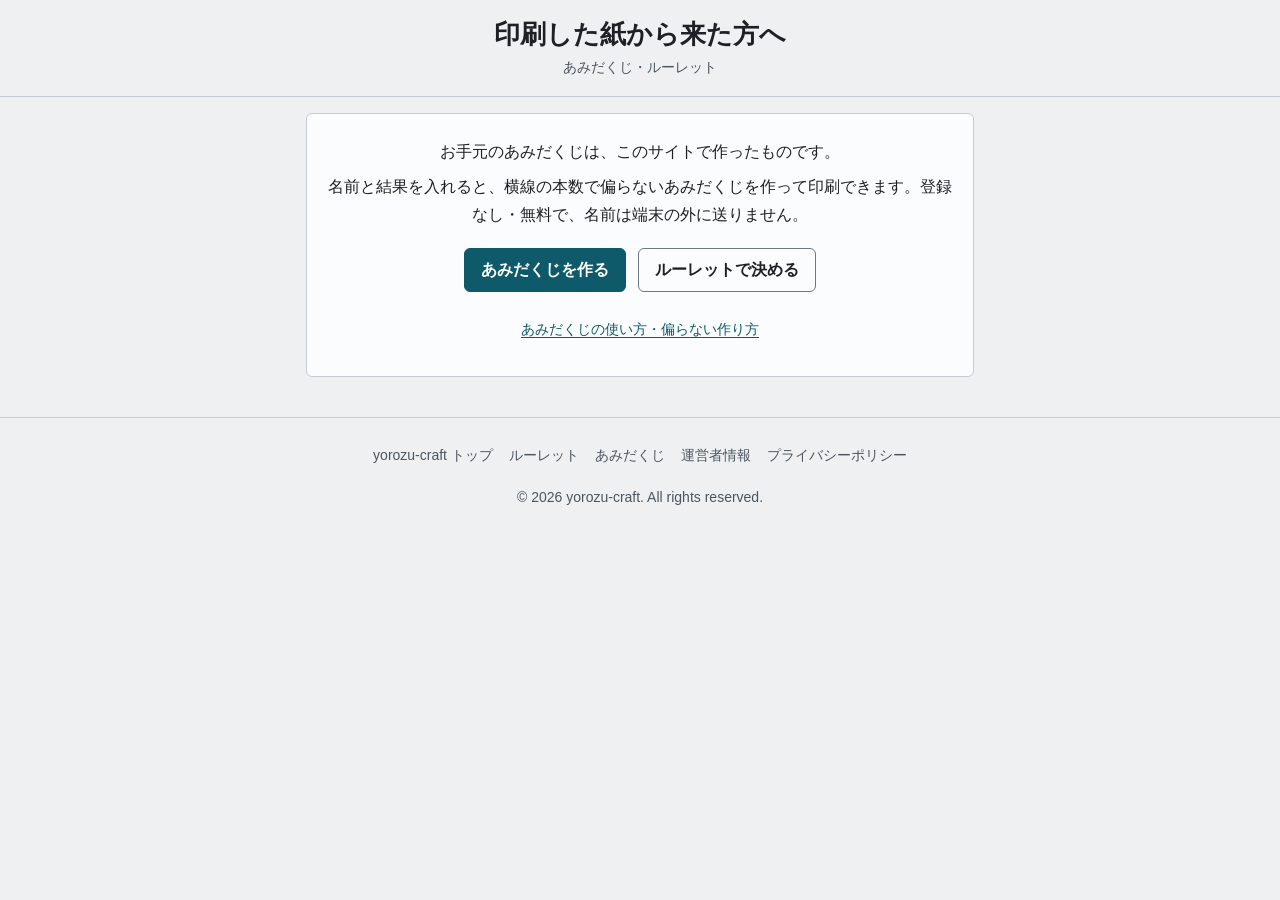
<file: print/index.html>
<!DOCTYPE html>
<html lang="ja">
<head>
  <meta charset="UTF-8">
  <meta name="viewport" content="width=device-width, initial-scale=1.0">
  <title>印刷したあみだくじから来た方へ｜yorozu-craft</title>
  <meta name="description" content="印刷したあみだくじの「yorozu-craft.com/web-roulette/print/ で作成」から来た方へ。同じようなあみだくじを作って印刷できます。登録なし・無料。">
  <!-- 紙のクレジットから来た人の着地ページ。検索には出さない（sitemap にも載せない） -->
  <meta name="robots" content="noindex">
  <link rel="canonical" href="https://yorozu-craft.com/web-roulette/print/">
  <meta name="theme-color" content="#eef0f2" media="(prefers-color-scheme: light)">
  <meta name="theme-color" content="#15191d" media="(prefers-color-scheme: dark)">

  <!-- Google AdSense（サイト所有確認 + 広告配信スクリプト） -->
  <meta name="google-adsense-account" content="ca-pub-5375267956079717">
  <script async src="https://pagead2.googlesyndication.com/pagead/js/adsbygoogle.js?client=ca-pub-5375267956079717"
     crossorigin="anonymous"></script>

  <link rel="icon" href="../favicon.svg" type="image/svg+xml">
  <link rel="manifest" href="/manifest.webmanifest">
  <link rel="stylesheet" href="../style.css">
  <style>
    .landing { text-align: center; }
    .landing p { margin: var(--sp-2) 0; }
    .landing .small a { display: inline-flex; align-items: center; min-height: var(--tap); }
    .landing .btn { margin: var(--sp-3) var(--sp-1) var(--sp-2); }
  </style>
</head>
<body>

  <header class="app-header">
    <h1>印刷した紙から来た方へ</h1>
    <p class="subtitle">あみだくじ・ルーレット</p>
  </header>

  <main class="app-main">
    <section class="card landing">
      <p>お手元のあみだくじは、このサイトで作ったものです。</p>
      <p>名前と結果を入れると、横線の本数で偏らないあみだくじを作って印刷できます。登録なし・無料で、名前は端末の外に送りません。</p>
      <a class="btn btn-primary" href="../amida/">あみだくじを作る</a>
      <a class="btn" href="../">ルーレットで決める</a>
      <p class="small"><a href="../amida/guide.html">あみだくじの使い方・偏らない作り方</a></p>
    </section>
  </main>

  <footer class="app-footer">
    <nav class="footer-nav" aria-label="フッターナビゲーション">
      <ul>
        <li><a href="../../">yorozu-craft トップ</a></li>
        <li><a href="../">ルーレット</a></li>
        <li><a href="../amida/">あみだくじ</a></li>
        <li><a href="../../about.html">運営者情報</a></li>
        <li><a href="../../privacy-policy.html">プライバシーポリシー</a></li>
      </ul>
    </nav>
    <p>&copy; 2026 yorozu-craft. All rights reserved.</p>
  </footer>

  <!-- Cloudflare Web Analytics（Cookie を使わないアクセス解析） --><script type='module' src='https://static.cloudflareinsights.com/beacon.min.js' data-cf-beacon='{"token": "b79bf821e1fd4b6683866d493b1de426"}'></script><!-- End Cloudflare Web Analytics -->
</body>
</html>
</file>
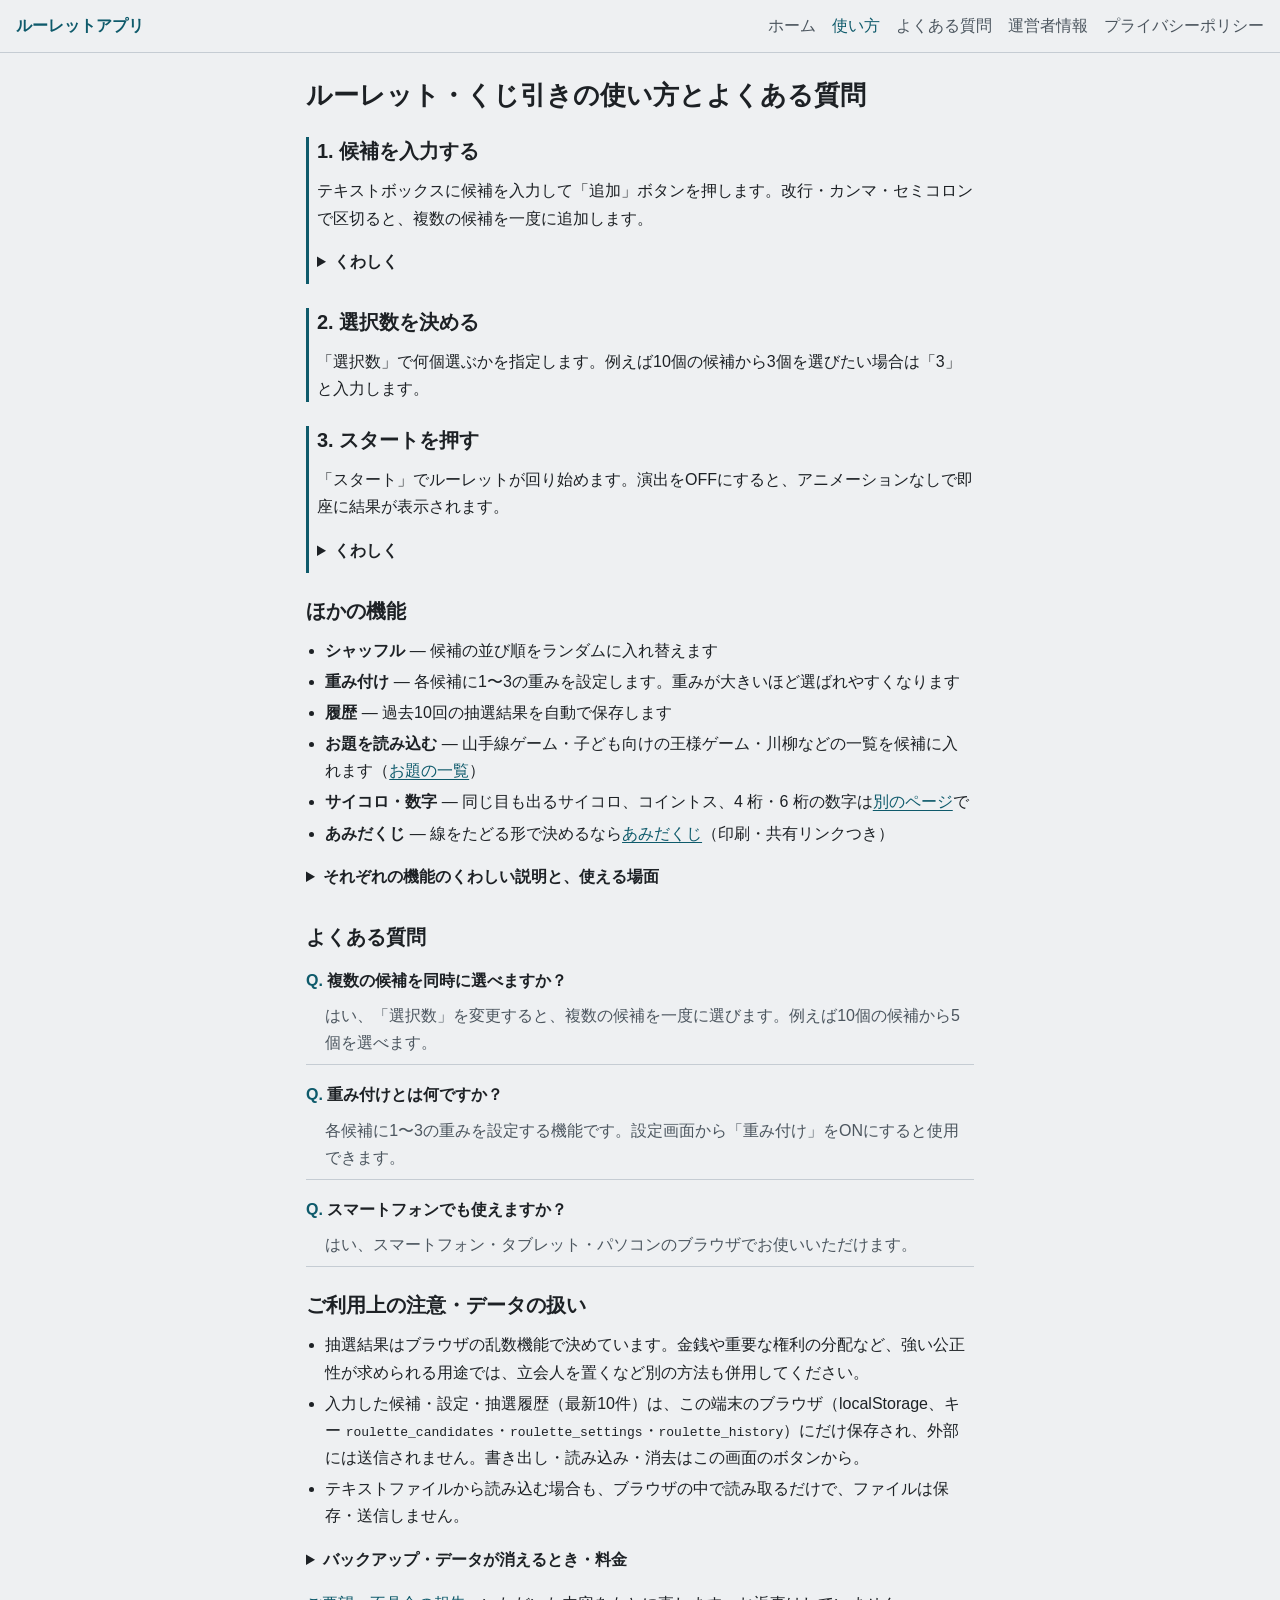
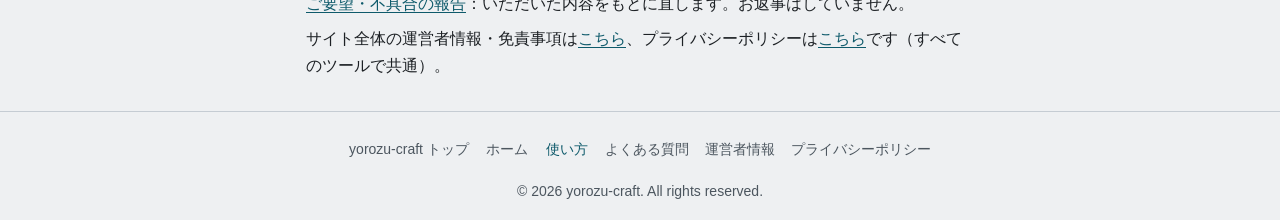
<file: guide.html>
<!DOCTYPE html>
<html lang="ja">
<head>
  <meta charset="UTF-8">
  <meta name="viewport" content="width=device-width, initial-scale=1.0">
  <title>使い方・よくある質問｜無料ルーレット・くじ引きアプリ</title>
  <meta name="description" content="ルーレット・くじ引きの使い方とよくある質問。候補の入れ方（改行・カンマで一度に、.txt の読み込み）、選ぶ数、重み付け（1〜3）、シャッフル、過去 10 回の履歴、お題の読み込み。">
  <meta name="robots" content="index, follow">
  <link rel="canonical" href="https://yorozu-craft.com/web-roulette/guide.html">

  <meta property="og:title" content="使い方・よくある質問｜無料ルーレット・くじ引きアプリ">
  <meta property="og:description" content="ルーレット・くじ引きアプリの使い方を詳しく解説。候補入力、複数選択、重み付けなど。">
  <meta property="og:type" content="website">
  <meta property="og:url" content="https://yorozu-craft.com/web-roulette/guide.html">
  <meta property="og:locale" content="ja_JP">
  <meta property="og:image" content="https://yorozu-craft.com/web-roulette/og-image.png">
  <meta property="og:image:width" content="1200">
  <meta property="og:image:height" content="630">
  <meta name="twitter:card" content="summary_large_image">

  <!-- FAQ構造化データ -->
  <script type="application/ld+json">
  {
    "@context": "https://schema.org",
    "@type": "FAQPage",
    "mainEntity": [
      {
        "@type": "Question",
        "name": "複数の候補を同時に選べますか？",
        "acceptedAnswer": {
          "@type": "Answer",
          "text": "はい、「選択数」を変更すると、複数の候補を一度に選びます。例えば10個の候補から5個を選べます。"
        }
      },
      {
        "@type": "Question",
        "name": "重み付けとは何ですか？",
        "acceptedAnswer": {
          "@type": "Answer",
          "text": "各候補に1〜3の重みを設定する機能です。設定画面から「重み付け」をONにすると使用できます。"
        }
      },
      {
        "@type": "Question",
        "name": "スマートフォンでも使えますか？",
        "acceptedAnswer": {
          "@type": "Answer",
          "text": "はい、スマートフォン・タブレット・パソコンのブラウザでお使いいただけます。"
        }
      }
    ]
  }
  </script>

  <!-- Google AdSense（サイト所有確認 + 広告配信スクリプト） -->
  <meta name="google-adsense-account" content="ca-pub-5375267956079717">
  <script async src="https://pagead2.googlesyndication.com/pagead/js/adsbygoogle.js?client=ca-pub-5375267956079717"
     crossorigin="anonymous"></script>

  <link rel="icon" href="./favicon.svg" type="image/svg+xml">
  <link rel="manifest" href="/manifest.webmanifest">
  <link rel="stylesheet" href="./style.css">
</head>
<body>

  <nav class="site-nav" aria-label="メインナビゲーション">
    <a href="./" class="nav-brand">ルーレットアプリ</a>
    <ul class="nav-links">
      <li><a href="./">ホーム</a></li>
      <li><a href="./guide.html" aria-current="page">使い方</a></li>
      <li><a href="./guide.html#faq">よくある質問</a></li>
      <li><a href="../about.html">運営者情報</a></li>
      <li><a href="../privacy-policy.html">プライバシーポリシー</a></li>
    </ul>
  </nav>

  <main class="app-main legal-page">

    <article class="content-section">
      <h1>ルーレット・くじ引きの使い方とよくある質問</h1>

      <div class="guide-content">
        <div class="guide-step">
          <h2>1. 候補を入力する</h2>
          <p>テキストボックスに候補を入力して「追加」ボタンを押します。改行・カンマ・セミコロンで区切ると、複数の候補を一度に追加します。</p>
          <details>
            <summary>くわしく</summary>
            <p>テキストファイル(.txt)からの一括読み込みにも対応しています。</p>
            <p>初回アクセス時には「カレー」「ラーメン」「寿司」「焼肉」「パスタ」のプリセット候補が自動で入っています。</p>
          </details>
        </div>

        <div class="guide-step">
          <h2>2. 選択数を決める</h2>
          <p>「選択数」で何個選ぶかを指定します。例えば10個の候補から3個を選びたい場合は「3」と入力します。</p>
        </div>

        <div class="guide-step">
          <h2>3. スタートを押す</h2>
          <p>「スタート」でルーレットが回り始めます。演出をOFFにすると、アニメーションなしで即座に結果が表示されます。</p>
          <details>
            <summary>くわしく</summary>
            <p>演出ONの場合は候補が順番にハイライトされ、徐々に減速して1つずつ確定していきます。演出は設定画面で切り替えます。</p>
            <p>パソコンでは、入力欄の外で <kbd>Space</kbd> キーまたは <kbd>Enter</kbd> キーを押してもスタートできます。</p>
          </details>
        </div>
      </div>

      <h2>ほかの機能</h2>
      <ul>
        <li><strong>シャッフル</strong> — 候補の並び順をランダムに入れ替えます</li>
        <li><strong>重み付け</strong> — 各候補に1〜3の重みを設定します。重みが大きいほど選ばれやすくなります</li>
        <li><strong>履歴</strong> — 過去10回の抽選結果を自動で保存します</li>
        <li id="odai"><strong>お題を読み込む</strong> — 山手線ゲーム・子ども向けの王様ゲーム・川柳などの一覧を候補に入れます（<a href="./odai/">お題の一覧</a>）</li>
        <li id="kodougu"><strong>サイコロ・数字</strong> — 同じ目も出るサイコロ、コイントス、4 桁・6 桁の数字は<a href="./dice/">別のページ</a>で</li>
        <li id="amida"><strong>あみだくじ</strong> — 線をたどる形で決めるなら<a href="./amida/">あみだくじ</a>（印刷・共有リンクつき）</li>
      </ul>
      <details>
        <summary>それぞれの機能のくわしい説明と、使える場面</summary>
        <h3>シャッフル</h3>
        <p>「シャッフル」ボタンで候補の並び順をランダムに入れ替えます。ルーレットとは別の機能で、順番決めに使えます。</p>

        <h3>重み付け</h3>
        <p>設定から「重み付け」をONにすると、各候補に1〜3の重みを設定できます。重みが大きいほど選ばれやすくなるので、確率を偏らせたいときに使います。</p>

        <h3>履歴</h3>
        <p>過去10回の抽選結果を自動で保存します。設定で ON/OFF を切り替えます。</p>

        <h3>こんな場面で使えます</h3>
        <ul class="use-cases">
          <li><strong>ランチ決め</strong> — 今日のお昼ごはんを迷ったときに</li>
          <li><strong>グループ分け</strong> — チームやグループをランダムに振り分け</li>
          <li><strong>当番決め</strong> — 掃除当番や順番をランダムに決定</li>
          <li><strong>プレゼント抽選</strong> — イベントやパーティーでの抽選に</li>
          <li><strong>席替え</strong> — 学校やオフィスの席をランダムに決定</li>
          <li><strong>お題決め</strong> — ゲームやお絵描きのお題をランダム選出</li>
        </ul>
      </details>
    </article>

    <article id="faq" class="content-section">
      <h2>よくある質問</h2>
      <dl class="faq-list">
        <dt>複数の候補を同時に選べますか？</dt>
        <dd>はい、「選択数」を変更すると、複数の候補を一度に選びます。例えば10個の候補から5個を選べます。</dd>

        <dt>重み付けとは何ですか？</dt>
        <dd>各候補に1〜3の重みを設定する機能です。設定画面から「重み付け」をONにすると使用できます。</dd>

        <dt>スマートフォンでも使えますか？</dt>
        <dd>はい、スマートフォン・タブレット・パソコンのブラウザでお使いいただけます。</dd>
      </dl>
    </article>

    <article id="notes" class="content-section">
      <h2>ご利用上の注意・データの扱い</h2>
      <ul>
        <li>抽選結果はブラウザの乱数機能で決めています。金銭や重要な権利の分配など、強い公正性が求められる用途では、立会人を置くなど別の方法も併用してください。</li>
        <li>入力した候補・設定・抽選履歴（最新10件）は、この端末のブラウザ（localStorage、キー <code>roulette_candidates</code>・<code>roulette_settings</code>・<code>roulette_history</code>）にだけ保存され、外部には送信されません。書き出し・読み込み・消去はこの画面のボタンから。</li>
        <li>テキストファイルから読み込む場合も、ブラウザの中で読み取るだけで、ファイルは保存・送信しません。</li>
      </ul>
      <details>
        <summary>バックアップ・データが消えるとき・料金</summary>
        <ul>
          <li><strong>バックアップ</strong>：「ファイルに書き出す」で、候補・設定・抽選履歴（あみだくじの入力があればそれも）を JSON ファイルにできます。ファイルはこの端末の中で作り、どこにも送信しません。機種変更のときやブラウザのデータを消す前に書き出しておき、新しい端末ではファイルを移して「ファイルから読み込む」で戻します（今の内容はファイルの内容に置き換わります）。</li>
          <li><strong>データが消えるとき</strong>：候補や設定は、ブラウザを閉じても次回アクセス時に復元されます。ブラウザのデータを消去すると削除されます。</li>
          <li><strong>料金・登録</strong>：無料でお使いいただけます。アカウント登録やアプリのインストールも不要です。</li>
        </ul>
      </details>
      <p><a href="/post/?from=/web-roulette/guide.html">ご要望・不具合の報告</a>：いただいた内容をもとに直します。お返事はしていません。</p>
      <p>サイト全体の運営者情報・免責事項は<a href="../about.html">こちら</a>、プライバシーポリシーは<a href="../privacy-policy.html">こちら</a>です（すべてのツールで共通）。</p>
    </article>

  </main>

  <footer class="app-footer">
    <nav class="footer-nav" aria-label="フッターナビゲーション">
      <ul>
        <li><a href="../">yorozu-craft トップ</a></li>
        <li><a href="./">ホーム</a></li>
        <li><a href="./guide.html" aria-current="page">使い方</a></li>
        <li><a href="./guide.html#faq">よくある質問</a></li>
        <li><a href="../about.html">運営者情報</a></li>
        <li><a href="../privacy-policy.html">プライバシーポリシー</a></li>
      </ul>
    </nav>
    <p class="copyright">&copy; 2026 yorozu-craft. All rights reserved.</p>

    <!-- AD_PLACEHOLDER: 広告の位置を指定する場合はここに AdSense の広告ユニットを入れる（今は全ページの <head> のタグによる自動広告） -->
  </footer>

  <!-- Cloudflare Web Analytics（Cookie を使わないアクセス解析） --><script type='module' src='https://static.cloudflareinsights.com/beacon.min.js' data-cf-beacon='{"token": "b79bf821e1fd4b6683866d493b1de426"}'></script><!-- End Cloudflare Web Analytics -->
</body>
</html>
</file>
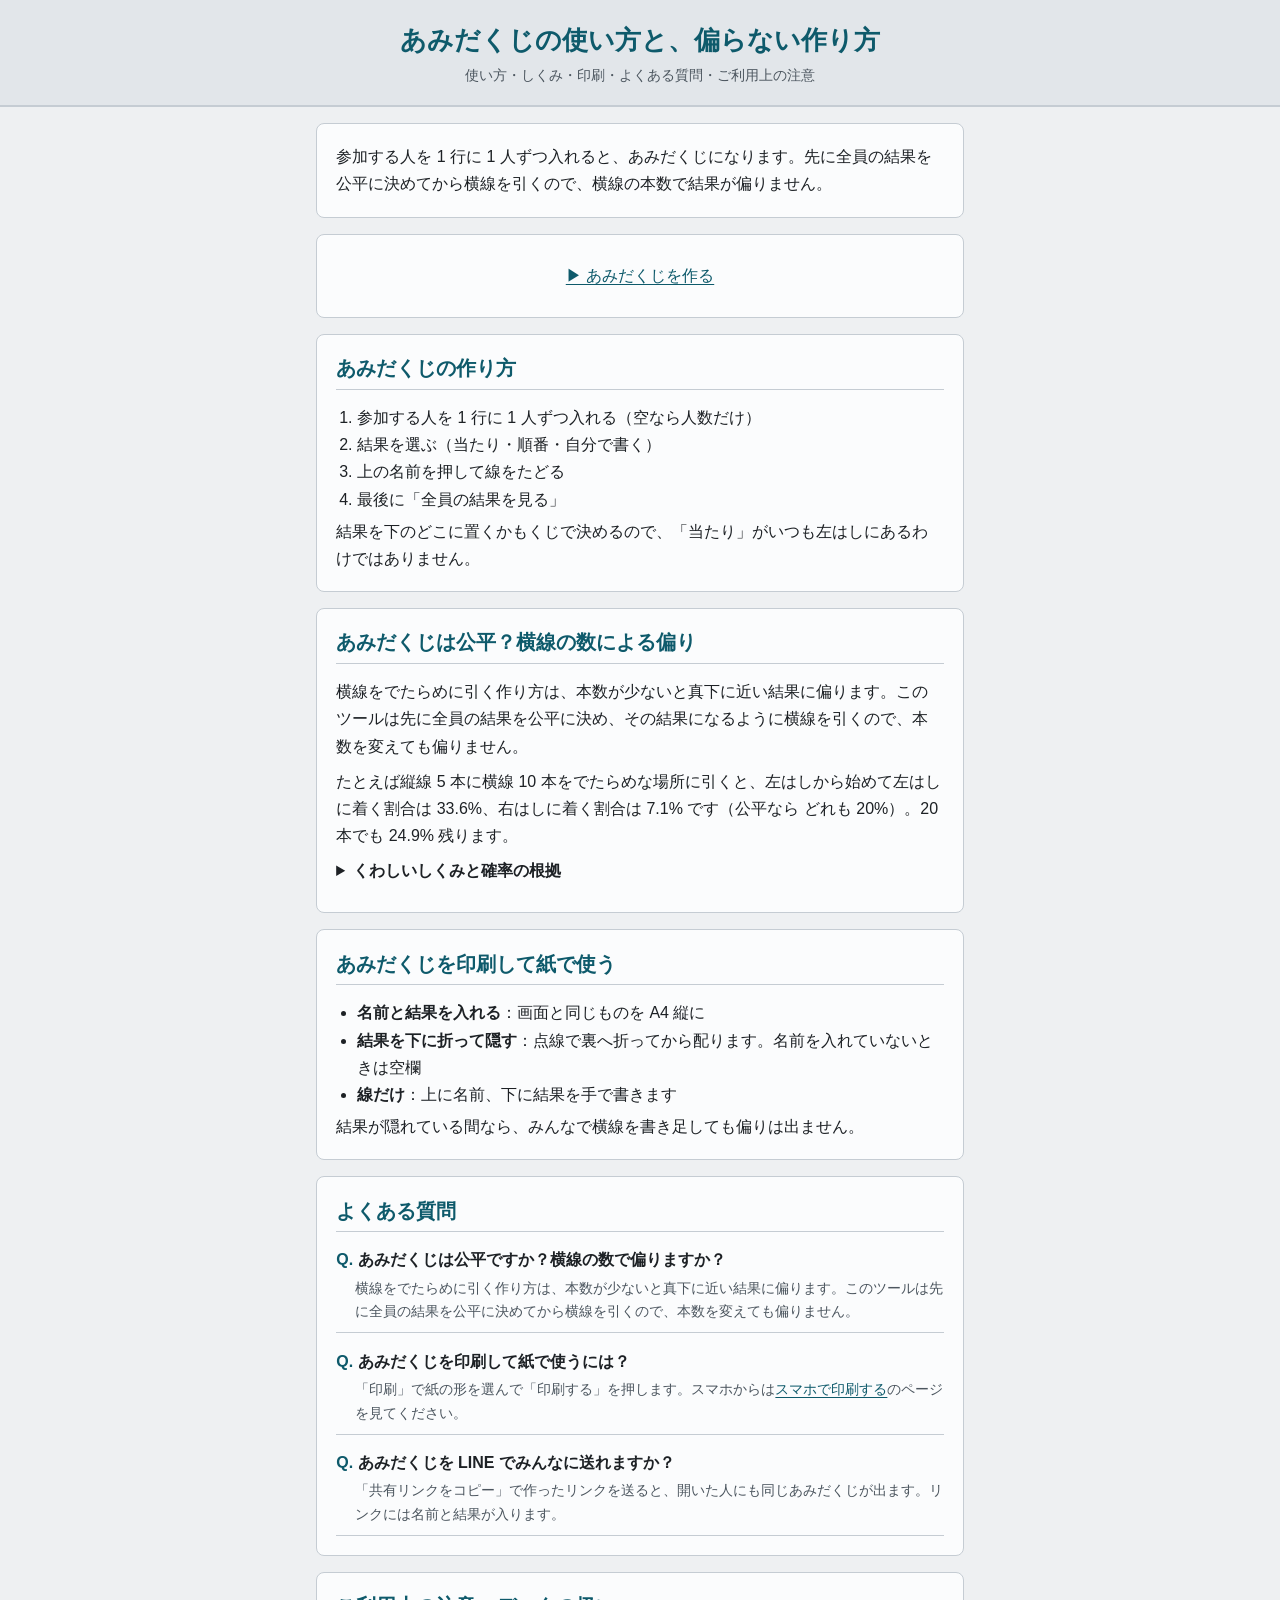
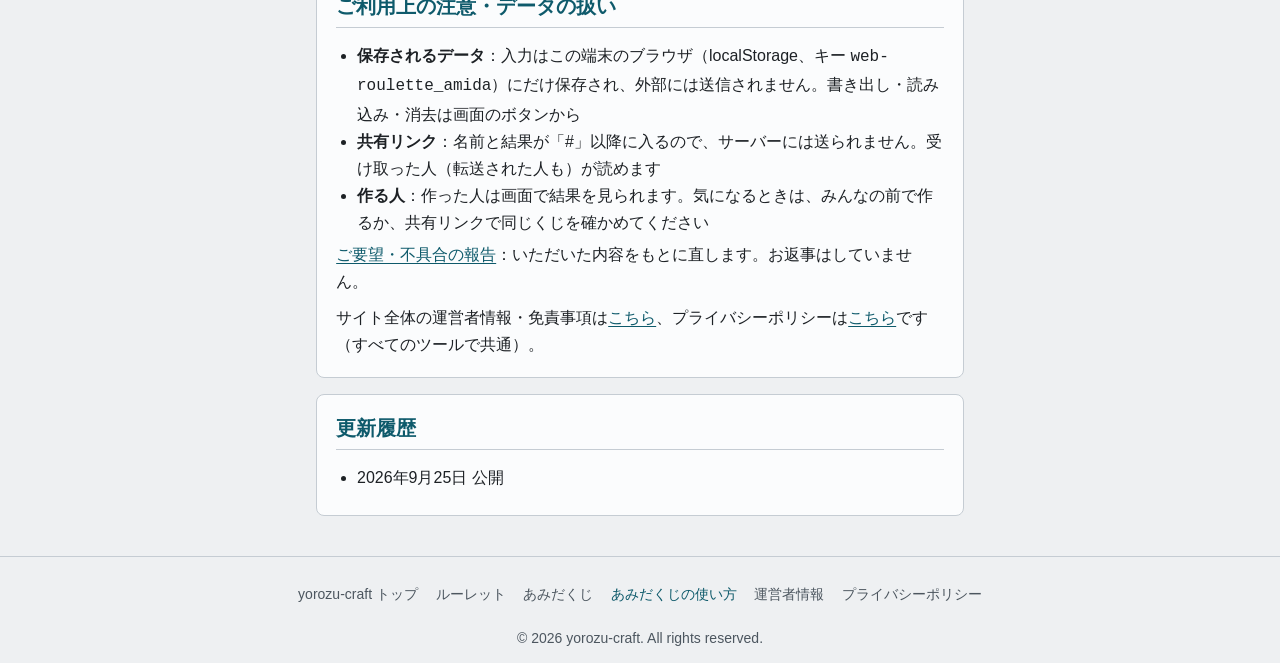
<file: amida/guide.html>
<!DOCTYPE html>
<html lang="ja">
<head>
  <meta charset="UTF-8">
  <meta name="viewport" content="width=device-width, initial-scale=1.0">
  <title>あみだくじの使い方と、偏らない作り方｜印刷・共有・よくある質問｜yorozu-craft</title>
  <meta name="description" content="あみだくじ作成ツールの使い方。横線をでたらめに引くと真下の結果に偏る理由と、このツールの偏らない作り方。A4 印刷（結果を折って隠す・線だけ）、共有リンク、データの扱い。">
  <meta name="robots" content="index, follow">
  <link rel="canonical" href="https://yorozu-craft.com/web-roulette/amida/guide.html">

  <meta property="og:title" content="あみだくじの使い方と、偏らない作り方｜yorozu-craft">
  <meta property="og:description" content="横線をでたらめに引くと真下の結果に偏る理由と、このツールの偏らない作り方。A4 印刷、共有リンク。">
  <meta property="og:type" content="article">
  <meta property="og:url" content="https://yorozu-craft.com/web-roulette/amida/guide.html">
  <meta property="og:site_name" content="yorozu-craft">
  <meta property="og:locale" content="ja_JP">
  <meta property="og:image" content="https://yorozu-craft.com/web-roulette/og-image.png">
  <meta property="og:image:width" content="1200">
  <meta property="og:image:height" content="630">
  <meta name="twitter:card" content="summary_large_image">

  <!-- よくある質問（下の #faq と内容をそろえる） -->
  <script type="application/ld+json">
  {
    "@context": "https://schema.org",
    "@type": "FAQPage",
    "mainEntity": [
      {
        "@type": "Question",
        "name": "あみだくじは公平ですか？横線の数で偏りますか？",
        "acceptedAnswer": { "@type": "Answer", "text": "横線をでたらめに引く作り方は、本数が少ないと真下に近い結果に偏ります。このツールは先に全員の結果を公平に決めてから横線を引くので、本数を変えても偏りません。" }
      },
      {
        "@type": "Question",
        "name": "あみだくじを印刷して紙で使うには？",
        "acceptedAnswer": { "@type": "Answer", "text": "「印刷」で紙の形を選んで「印刷する」を押します。結果を下に折って隠す形と、名前と結果を手で書く線だけの形があります。" }
      },
      {
        "@type": "Question",
        "name": "あみだくじを LINE でみんなに送れますか？",
        "acceptedAnswer": { "@type": "Answer", "text": "「共有・保存」の「共有リンクをコピー」で作ったリンクを送ると、開いた人にも同じあみだくじが出ます。リンクには名前と結果が入ります。" }
      }
    ]
  }
  </script>

  <!-- Google AdSense（サイト所有確認 + 広告配信スクリプト） -->
  <meta name="google-adsense-account" content="ca-pub-5375267956079717">
  <script async src="https://pagead2.googlesyndication.com/pagead/js/adsbygoogle.js?client=ca-pub-5375267956079717"
     crossorigin="anonymous"></script>

  <link rel="icon" href="../favicon.svg" type="image/svg+xml">
  <link rel="manifest" href="/manifest.webmanifest">
  <link rel="stylesheet" href="../kit.css">
</head>
<body>

  <header class="app-header">
    <h1>あみだくじの使い方と、偏らない作り方</h1>
    <p class="subtitle">使い方・しくみ・印刷・よくある質問・ご利用上の注意</p>
  </header>

  <main class="app-main">

    <p class="card">参加する人を 1 行に 1 人ずつ入れると、あみだくじになります。先に全員の結果を公平に決めてから横線を引くので、横線の本数で結果が偏りません。</p>

    <p class="card center"><a href="./">▶ あみだくじを作る</a></p>

    <article class="card content" id="howto">
      <h2>あみだくじの作り方</h2>
      <ol>
        <li>参加する人を 1 行に 1 人ずつ入れる（空なら人数だけ）</li>
        <li>結果を選ぶ（当たり・順番・自分で書く）</li>
        <li>上の名前を押して線をたどる</li>
        <li>最後に「全員の結果を見る」</li>
      </ol>
      <p>結果を下のどこに置くかもくじで決めるので、「当たり」がいつも左はしにあるわけではありません。</p>
    </article>

    <article class="card content" id="fair">
      <h2>あみだくじは公平？横線の数による偏り</h2>
      <p>横線をでたらめに引く作り方は、本数が少ないと真下に近い結果に偏ります。このツールは先に全員の結果を公平に決め、その結果になるように横線を引くので、本数を変えても偏りません。</p>
      <p>たとえば縦線 5 本に横線 10 本をでたらめな場所に引くと、左はしから始めて左はしに着く割合は 33.6%、右はしに着く割合は 7.1% です（公平なら どれも 20%）。20 本でも 24.9% 残ります。</p>
      <details>
        <summary>くわしいしくみと確率の根拠</summary>
        <p>1) だれがどの列に着くかの並び（5 人なら 120 通り）を、どれも同じ確率になるように決めます（Fisher–Yates のシャッフル）。2) その並びを、隣どうしの入れ替え（横線 1 本）に分けて描きます。3) 同じ間に 2 本で打ち消し合う横線を足し、並びが変わらない入れ替えで混ぜて、どの縦線にも横線がかかるようにします。飾りの横線は結果を変えません。</p>
        <p>上の 33.6% などは、横線 1 本ごとに 4 つの間のどれかを同じ確率で選ぶとして、計算で出した値です（ほかのサイトの作り方を調べた数字ではありません）。</p>
        <p>確かめたこと: 4 人の 24 通りが 24,000 回で同じ割合（カイ二乗検定）、5 人で左はしのスタートがどの列にも約 20%、2〜20 人で図をたどった結果と決めた並びが一致すること。くじ番号は約 43 億通りなので、13 人以上ではありうる並びのすべてが出るわけではありません。</p>
      </details>
    </article>

    <article class="card content" id="print">
      <h2>あみだくじを印刷して紙で使う</h2>
      <ul>
        <li><strong>名前と結果を入れる</strong>：画面と同じものを A4 縦に</li>
        <li><strong>結果を下に折って隠す</strong>：点線で裏へ折ってから配ります。名前を入れていないときは空欄</li>
        <li><strong>線だけ</strong>：上に名前、下に結果を手で書きます</li>
      </ul>
      <p>結果が隠れている間なら、みんなで横線を書き足しても偏りは出ません。</p>
    </article>

    <article class="card content" id="faq">
      <h2>よくある質問</h2>
      <dl class="faq">
        <dt>あみだくじは公平ですか？横線の数で偏りますか？</dt>
        <dd>横線をでたらめに引く作り方は、本数が少ないと真下に近い結果に偏ります。このツールは先に全員の結果を公平に決めてから横線を引くので、本数を変えても偏りません。</dd>
        <dt>あみだくじを印刷して紙で使うには？</dt>
        <dd>「印刷」で紙の形を選んで「印刷する」を押します。スマホからは<a href="../../print-help.html">スマホで印刷する</a>のページを見てください。</dd>
        <dt>あみだくじを LINE でみんなに送れますか？</dt>
        <dd>「共有リンクをコピー」で作ったリンクを送ると、開いた人にも同じあみだくじが出ます。リンクには名前と結果が入ります。</dd>
      </dl>
    </article>

    <article class="card content" id="notes">
      <h2>ご利用上の注意・データの扱い</h2>
      <ul>
        <li><strong>保存されるデータ</strong>：入力はこの端末のブラウザ（localStorage、キー <code>web-roulette_amida</code>）にだけ保存され、外部には送信されません。書き出し・読み込み・消去は画面のボタンから</li>
        <li><strong>共有リンク</strong>：名前と結果が「#」以降に入るので、サーバーには送られません。受け取った人（転送された人も）が読めます</li>
        <li><strong>作る人</strong>：作った人は画面で結果を見られます。気になるときは、みんなの前で作るか、共有リンクで同じくじを確かめてください</li>
      </ul>
      <p><a href="/post/?from=/web-roulette/amida/guide.html">ご要望・不具合の報告</a>：いただいた内容をもとに直します。お返事はしていません。</p>
      <p>サイト全体の運営者情報・免責事項は<a href="../../about.html">こちら</a>、プライバシーポリシーは<a href="../../privacy-policy.html">こちら</a>です（すべてのツールで共通）。</p>
    </article>

    <article class="card content" id="changelog">
      <h2>更新履歴</h2>
      <ul>
        <li><time datetime="2026-09-25">2026年9月25日</time> 公開</li>
      </ul>
    </article>

  </main>

  <footer class="app-footer">
    <nav class="footer-nav" aria-label="フッターナビゲーション">
      <ul>
        <li><a href="../../">yorozu-craft トップ</a></li>
        <li><a href="../">ルーレット</a></li>
        <li><a href="./">あみだくじ</a></li>
        <li><a href="./guide.html" aria-current="page">あみだくじの使い方</a></li>
        <li><a href="../../about.html">運営者情報</a></li>
        <li><a href="../../privacy-policy.html">プライバシーポリシー</a></li>
      </ul>
    </nav>
    <p>&copy; 2026 yorozu-craft. All rights reserved.</p>
  </footer>

  <!-- Cloudflare Web Analytics（Cookie を使わないアクセス解析） --><script type='module' src='https://static.cloudflareinsights.com/beacon.min.js' data-cf-beacon='{"token": "b79bf821e1fd4b6683866d493b1de426"}'></script><!-- End Cloudflare Web Analytics -->
</body>
</html>
</file>
<file: style.css>
/* ルーレット・くじ引きアプリ — スタイルシート（皮は下の yorozu-common の印の間、その後ろがこのサイトの規則） */
/* yorozu-common:begin v2 — サイト共通の土台と皮。正本は youheioonuki.github.io の tools/common/v2/base.css と skin.css（yorozu-plans DESIGN.md）。
   この begin〜end の間は手で直さない（tools/sync-common.mjs で全ツールに配る。ツール固有の上書きは end の後に書く） */
/* yorozu-common v2 土台の層（yorozu-plans ROADMAP 7.98 D369、DESIGN.md）。すべてのページ（見せる・遊ぶ・世界を持つページも）に当てる。
   見た目（色・字・面）は持たない: リセット、押せる高さ、フォーカスの輪、入力の字の大きさ、読み上げの隠し字、動きを減らす設定、印刷で広告を出さない。
   色の値は各ページか共通の皮（skin.css）が --focus-ring・--focus・--muted・--error を決める。無ければ下の既定
   出どころ（v1 から引き継ぎ。2026-10-03 確認、yorozu-plans 企画書 59）: デジタル庁デザインシステム https://design.digital.go.jp/dads/ のコンテンツを加工して作成
   （フォーカスの輪・字の大きさの下限・入力欄のエラー表示。値は @digital-go-jp/design-tokens 2.0.1、MIT, (c) 2023 デジタル庁）。
   GOV.UK Frontend 6.5.1（MIT, (c) Crown copyright）の考え方: visually-hidden、エラーの文の前に読み上げ用の語 */
:root { --tap: 44px; --sp-1: 0.25rem; --sp-2: 0.5rem; --sp-3: 0.75rem; --sp-4: 1rem; --sp-6: 1.5rem; --sp-8: 2rem; --fs-s: 0.875rem; --fs-m: 1rem; --fs-l: 1.25rem; --fs-xl: 1.625rem; }
*, *::before, *::after { box-sizing: border-box; margin: 0; padding: 0; }
[hidden] { display: none !important; }
html { -webkit-text-size-adjust: 100%; text-size-adjust: 100%; }
:where(a, button, input, select, textarea, summary, [tabindex]):focus-visible {
  outline: 4px solid var(--focus-ring, #000); outline-offset: 2px; box-shadow: 0 0 0 2px var(--focus, #ffd43d);
}
@media (forced-colors: active) { :where(a, button, input, select, textarea, summary):focus-visible { outline-color: Highlight; } }
:where(input, select, textarea, button) { font: inherit; color: inherit; }
:where(input:not([type="checkbox"]):not([type="radio"]):not([type="range"]), select, textarea) { font-size: max(1rem, 16px); }
:where(button, summary, [role="button"]) { min-height: var(--tap); }
/* 1 つだけで置くリンク（nav の並び、使い方から道具へ戻るカード、言語の切り替え、パンくず）も押せる高さに。文中のリンクは対象外（WCAG 2.5.8。K192 の全巡回） */
:where(nav li > a, p.card > a:only-child, .lang-switch a, .crumb a) { display: inline-flex; align-items: center; justify-content: center; min-height: var(--tap); min-width: var(--tap); }
[aria-invalid="true"] { border-color: var(--error, #ce0000) !important; }
.field-error { color: var(--error, #ce0000); font-weight: 700; margin-top: var(--sp-1); }
.visually-hidden {
  position: absolute !important; width: 1px !important; height: 1px !important; margin: 0 !important; padding: 0 !important;
  overflow: hidden !important; clip-path: inset(50%) !important; white-space: nowrap !important; border: 0 !important;
}
@media (prefers-reduced-motion: reduce) { *, *::before, *::after { animation-duration: 0.01ms !important; animation-iteration-count: 1 !important; transition-duration: 0.01ms !important; scroll-behavior: auto !important; } }
@media print { ins.adsbygoogle, .google-auto-placed, iframe[id^="aswift"], iframe[id^="google_ads"] { display: none !important; } }
/* yorozu-common v2 共通の皮（B「静かな道具」。yorozu-plans ROADMAP 7.94〜7.99 D364・D366・D369、正典は DESIGN.md）。
   当てるのは計算・制度・道具・読み物・案内（docs/content-classes.csv の「皮」が「共通」）。base.css の後、ページ自身の CSS の前に読む（ページが上書きできる）。
   土台だけのページは <html data-skin="base">（CSV の「皮」から機械で付ける）で、この皮はすべて外れる。同じ CSS を共通と土台のページが使っていても出し分けられる。
   どの規則も :where() で詳細度を上げない（トークンは 0、要素の規則は要素 1 つ分のまま）。影・装飾・2 色以上の強調・端末依存の明朝は使わない */
:where(html:not([data-skin="base"])) {
  color-scheme: light dark;
  --bg: #eef0f2; --bg-2: #e2e6ea; --card: #fbfcfd; --text: #1d2125; --muted: #4c565f;
  --accent: #0e5a6b; --accent-soft: #dcecef; --on-accent: #ffffff;
  --border: #c5ccd3; --input-border: #6b7782;
  --error: #ce0000; --ok: #197a4b; --focus: #ffd43d; --focus-ring: #000;
  --font-ui: "Noto Sans JP", "Noto Sans CJK JP", "Hiragino Sans", "Hiragino Kaku Gothic ProN", Meiryo, sans-serif;
  --lh-body: 1.7; --lh-tight: 1.4; --radius: 6px; --line-input: 2px;
}
@media (prefers-color-scheme: dark) {
  :where(html:not([data-skin="base"])) {
    --bg: #15191d; --bg-2: #1c2227; --card: #1a1f24; --text: #e8ecef; --muted: #a8b3bc;
    --accent: #6fc3d4; --accent-soft: #14323a; --on-accent: #0b1a1e;
    --border: #2f373e; --input-border: #7a8792; --error: #ff8a7a; --ok: #6fcf97; --focus: #000; --focus-ring: #ffd43d;
  }
}
:where(html:not([data-skin="base"])) body { font-family: var(--font-ui); background: var(--bg); color: var(--text); line-height: var(--lh-body); font-variant-numeric: tabular-nums; }
:where(html:not([data-skin="base"])) h1 { font-size: var(--fs-xl); font-weight: 800; line-height: var(--lh-tight); }
:where(html:not([data-skin="base"])) h2 { font-size: var(--fs-l); font-weight: 800; line-height: var(--lh-tight); }
:where(html:not([data-skin="base"])) h3 { font-size: var(--fs-m); font-weight: 800; }
:where(html:not([data-skin="base"])) a { color: var(--accent); text-decoration-thickness: 1px; text-underline-offset: 3px; }
@media (hover: hover) { :where(html:not([data-skin="base"])) a:hover { text-decoration-thickness: 3px; } }
:where(html:not([data-skin="base"])) :where(input, textarea)::placeholder { color: var(--muted); opacity: 1; }
/* 部品: 入力の箱 */
:where(html:not([data-skin="base"])) :where(input:not([type="checkbox"]):not([type="radio"]):not([type="range"]), select, textarea) { border: var(--line-input) solid var(--input-border); border-radius: var(--radius); background: var(--card); min-height: var(--tap); padding: var(--sp-1) var(--sp-3); }
:where(html:not([data-skin="base"])) :where(input, select, textarea):focus { border-color: var(--text); }
/* 部品: ボタン（主は塗り、副は線）。線と角丸は .btn を持たない .btn-primary（<a class="btn-primary">）にも当てる（yorozu-plans D695・Q-905） */
:where(html:not([data-skin="base"])) :where(button, .btn, .btn-primary) { border: 1px solid var(--input-border); border-radius: var(--radius); }
:where(html:not([data-skin="base"])) :where(button, .btn) { background: var(--card); color: var(--text); font-weight: 700; padding: 0 var(--sp-4); cursor: pointer; }
:where(html:not([data-skin="base"])) :where(button[type="submit"], .btn-primary) { background: var(--accent); border-color: var(--accent); color: var(--on-accent); }
/* <a> のボタンは a { color } に負けないよう、詳細度を 1 段だけ上げる（D416。主は副の後に書いて勝たせる） */
:where(html:not([data-skin="base"])) a.btn { color: var(--text); }
:where(html:not([data-skin="base"])) a.btn-primary { color: var(--on-accent); }
/* 部品: チップ・面・折りたたみ（開閉の印 ▶ を残すため list-item のまま、高さは上下の余白と土台の min-height で）・結果の数字・注意の帯・固定バー */
:where(html:not([data-skin="base"])) :where(.chip) { display: inline-flex; align-items: center; min-height: var(--tap); min-width: var(--tap); padding: 0 var(--sp-3); border: 1px solid var(--input-border); border-radius: var(--radius); color: var(--text); text-decoration: none; font-weight: 700; }
:where(html:not([data-skin="base"])) :where(.card) { background: var(--card); border: 1px solid var(--border); border-radius: var(--radius); padding: var(--sp-4); }
:where(html:not([data-skin="base"])) :where(details) > summary { padding-block: var(--sp-2); cursor: pointer; font-weight: 700; }
:where(html:not([data-skin="base"])) :where(.result-num, .money, output) { font-size: var(--fs-xl); font-weight: 800; }
:where(html:not([data-skin="base"])) :where(.notice, [data-keep]) { border-left: 4px solid var(--text); background: var(--bg-2); padding: var(--sp-2) var(--sp-3); }
/* 部品: ページの脚（body の直下の footer）の字は 14px（--fs-s。yorozu-plans D695） */
:where(html:not([data-skin="base"])) :where(body > footer) { font-size: var(--fs-s); }
:where(html:not([data-skin="base"])) :where(.fixed-bar) { position: sticky; bottom: 0; background: var(--card); border-top: 1px solid var(--border); padding: var(--sp-2) var(--sp-4); }
/* yorozu-common:end */

/* ルーレット・くじ引き、お題・サイコロ・案内のページ — yorozu-common v2 の皮に載せる。色・字・角・線はトークン（--bg / --card / --text / --muted / --accent / --border / --radius / --sp-* / --fs-*）だけ。
   暗い表示は端末の設定に自動で合わせる（トークンの差し替えは皮が持つ。手動の切り替えは持たない）。
   あみだくじ（/amida/）は kit.css のまま（ROADMAP D399 で 11/9 まで触らない）。このファイルは /・guide・/odai/・/dice/・/print/ が読む */
body { min-height: 100vh; }

/* ヘッダー */
.app-header { text-align: center; padding: var(--sp-4); border-bottom: 1px solid var(--border); }
.subtitle { color: var(--muted); font-size: var(--fs-s); margin-top: var(--sp-1); }

/* レイアウト */
.app-main { max-width: 700px; margin: 0 auto; padding: var(--sp-4); }
.app-main section { background: var(--card); border: 1px solid var(--border); border-radius: var(--radius); padding: var(--sp-4); margin-bottom: var(--sp-4); }
.app-main h2 { margin-bottom: var(--sp-3); }

/* ルーレット表示 */
.roulette-display {
  text-align: center; padding: var(--sp-8) var(--sp-4); margin-bottom: var(--sp-4);
  background: var(--bg-2); border: var(--line-input) solid var(--border); border-radius: var(--radius);
  min-height: 90px; display: flex; align-items: center; justify-content: center;
}
.roulette-text { font-size: 2rem; font-weight: 800; }
.roulette-display.spinning { border-color: var(--accent); }
.roulette-display.decided { border-color: var(--accent); animation: pulse-border 0.5s ease 3; }
@keyframes pulse-border {
  0%, 100% { box-shadow: 0 0 5px var(--accent); }
  50%       { box-shadow: 0 0 20px var(--accent); }
}

/* 結果表示 */
.result-display { text-align: center; padding: var(--sp-3) var(--sp-4); background: var(--card); border: var(--line-input) solid var(--accent); border-radius: var(--radius); margin-bottom: var(--sp-4); }
.result-display.hidden { display: none; }
.result-display .result-label { font-size: var(--fs-s); font-weight: 400; color: var(--muted); margin-bottom: var(--sp-1); }
.result-text { font-size: var(--fs-xl); font-weight: 800; color: var(--accent); }
.result-text.multi { font-size: var(--fs-m); display: flex; flex-direction: column; gap: var(--sp-1); }
.result-item { display: inline-block; padding: var(--sp-1) var(--sp-3); border-radius: var(--radius); background: var(--accent); color: var(--on-accent); font-weight: 700; }

/* 選択数 + ボタン */
.roulette-controls { display: flex; align-items: center; gap: var(--sp-4); justify-content: space-between; flex-wrap: wrap; }
.select-count-group { display: flex; align-items: center; gap: var(--sp-2); color: var(--muted); }
.select-count-group input[type="number"] { width: 5rem; text-align: center; }
.select-count-max { font-size: var(--fs-s); color: var(--muted); }
.roulette-buttons { display: flex; gap: var(--sp-2); }

/* 候補一覧 */
.candidate-list { position: relative; /* 項目の offsetTop をリスト基準にするため */ list-style: none; max-height: 280px; overflow-y: auto; }
.candidate-item { display: flex; justify-content: space-between; align-items: center; padding: var(--sp-1) var(--sp-3); border-bottom: 1px solid var(--border); }
.candidate-item:last-child { border-bottom: none; }
/* アニメーション中のハイライト（一時的）と、複数選択で確定したアイテム */
.candidate-item.highlight { background: var(--accent); color: var(--on-accent); }
.candidate-item.locked { background: var(--ok); color: var(--on-accent); }
.candidate-item.locked .candidate-delete { color: inherit; opacity: 0.6; }
.candidate-info { display: flex; align-items: center; gap: var(--sp-2); flex: 1; }
.candidate-weight { display: none; }
.weight-enabled .candidate-weight { display: inline-flex; align-items: center; gap: var(--sp-1); color: var(--muted); }
.candidate-delete { min-width: var(--tap); background: none; border: none; color: var(--error); padding: 0 var(--sp-2); }
.candidate-delete:hover { background: var(--error); color: var(--card); }
.candidate-empty { text-align: center; color: var(--muted); padding: var(--sp-4); }

/* 入力 */
.input-group { margin-bottom: var(--sp-4); }
.input-group:last-child { margin-bottom: 0; }
.input-group-buttons { display: flex; gap: var(--sp-2); flex-wrap: wrap; }
.input-group label { display: block; font-weight: 700; margin-bottom: var(--sp-1); }
textarea { width: 100%; line-height: var(--lh-body); resize: vertical; }
.input-controls { display: flex; align-items: center; justify-content: space-between; margin-top: var(--sp-2); gap: var(--sp-2); flex-wrap: wrap; }
.delimiter-select { display: flex; align-items: center; gap: var(--sp-2); }
.input-group .delimiter-select label { display: inline; font-weight: 400; margin-bottom: 0; }
.file-upload-area input[type="file"] { max-width: 100%; }
.file-hint { font-size: var(--fs-s); color: var(--muted); margin-top: var(--sp-2); }   /* 上の選ぶ欄との間 8px（Q-418） */
.file-hint a { display: inline-flex; align-items: center; min-height: var(--tap); }
#odai-select { flex: 1; min-width: 0; }

/* ボタン（主は .btn-primary、ほかは .btn。色と線は皮が持つ） */
.btn, .btn-primary { display: inline-flex; align-items: center; justify-content: center; min-height: var(--tap); }
a.btn, a.btn-primary { text-decoration: none; text-align: center; }
.btn:disabled, .btn-primary:disabled { opacity: 0.5; cursor: not-allowed; }
.roulette-buttons .btn-primary { padding: 0 var(--sp-6); }
.btn-row { display: flex; flex-wrap: wrap; gap: var(--sp-2); margin: var(--sp-3) 0; }

/* 履歴 */
.history-list { list-style: none; margin-bottom: var(--sp-3); }
.history-item { display: flex; justify-content: space-between; gap: var(--sp-3); padding: var(--sp-1) var(--sp-2); border-bottom: 1px solid var(--border); }
.history-item:last-child { border-bottom: none; }
.history-time { color: var(--muted); font-size: var(--fs-s); }

/* 設定パネル */
.settings-grid { display: grid; grid-template-columns: repeat(auto-fill, minmax(140px, 1fr)); gap: var(--sp-3); }
.setting-item { display: flex; flex-direction: column; gap: var(--sp-1); }
.setting-item label:first-child { font-weight: 700; }
/* トグルスイッチ: 押せる枠は 44px の高さ、見えるつまみは 24px */
.toggle-switch { position: relative; display: inline-block; width: 46px; height: var(--tap); cursor: pointer; }
.toggle-switch:has(input:focus-visible) { outline: 4px solid var(--focus-ring); outline-offset: 2px; box-shadow: 0 0 0 2px var(--focus); }
.toggle-switch input { position: absolute; inset: 0; width: 100%; height: 100%; margin: 0; opacity: 0; cursor: pointer; }
.toggle-slider { position: absolute; top: calc((var(--tap) - 24px) / 2); left: 0; right: 0; height: 24px; background: var(--input-border); border-radius: 24px; transition: background-color 0.3s; }
.toggle-slider::before { content: ''; position: absolute; height: 18px; width: 18px; left: 3px; bottom: 3px; background: var(--card); border-radius: 50%; transition: transform 0.3s; }
.toggle-switch input:checked + .toggle-slider { background: var(--accent); }
.toggle-switch input:checked + .toggle-slider::before { transform: translateX(22px); }

/* ナビゲーション */
.site-nav { display: flex; align-items: center; justify-content: space-between; padding: var(--sp-1) var(--sp-4); border-bottom: 1px solid var(--border); flex-wrap: wrap; gap: var(--sp-2); }
.nav-brand { display: inline-flex; align-items: center; min-height: var(--tap); font-weight: 800; text-decoration: none; }
.nav-links { list-style: none; display: flex; gap: var(--sp-2) var(--sp-4); flex-wrap: wrap; }
.nav-links a { display: inline-flex; align-items: center; justify-content: center; min-height: var(--tap); min-width: var(--tap); color: var(--muted); text-decoration: none; }
.nav-links a:hover, .nav-links a[aria-current="page"] { color: var(--accent); }

/* コンテンツセクション（使い方・FAQ） */
.content-section h2 { margin-top: var(--sp-2); }
.content-section h3 { margin: var(--sp-4) 0 var(--sp-1); }
.content-section p { margin-bottom: var(--sp-2); }
.content-section ul { padding-left: 1.2rem; margin-bottom: var(--sp-2); }
.content-section li { margin-bottom: var(--sp-1); }
.content-section details { margin: var(--sp-1) 0 var(--sp-2); }
.content-section details[open] > summary { margin-bottom: var(--sp-1); }
/* 使い方ステップ */
.guide-content { margin-bottom: var(--sp-4); }
.guide-step { margin-bottom: var(--sp-3); padding-left: var(--sp-2); border-left: 3px solid var(--accent); }
/* 使用例リスト */
.use-cases { list-style: none; padding-left: 0; }
.use-cases li { padding: var(--sp-1) 0; }
.use-cases li::before { content: '▸ '; color: var(--accent); }
/* FAQ */
.faq-list { margin-top: var(--sp-2); }
.faq-list dt { font-weight: 700; margin-top: var(--sp-3); padding: var(--sp-1) 0; }
.faq-list dt::before { content: 'Q. '; color: var(--accent); }
.faq-list dd { color: var(--muted); margin-left: 0; padding: var(--sp-1) 0 var(--sp-2) 1.2rem; border-bottom: 1px solid var(--border); }
/* 法的ページ */
.legal-page { padding-top: var(--sp-6); }
.legal-page h1 { margin-bottom: var(--sp-1); }
.legal-page h2 { margin-top: var(--sp-6); }
.legal-page h3 { margin-top: var(--sp-4); }

/* フッター */
.app-footer { text-align: center; padding: var(--sp-4); color: var(--muted); font-size: var(--fs-s); border-top: 1px solid var(--border); margin-top: var(--sp-2); }
.footer-nav ul { list-style: none; display: flex; justify-content: center; gap: var(--sp-2) var(--sp-4); flex-wrap: wrap; margin-bottom: var(--sp-2); }
.footer-nav a { display: inline-flex; align-items: center; min-height: var(--tap); color: var(--muted); text-decoration: none; }
.footer-nav a:hover, .footer-nav a[aria-current="page"] { color: var(--accent); }
.copyright { margin-top: var(--sp-1); }

/* ほかのページ（あみだくじ・お題・サイコロ）へのリンク。区切りは字（・）でなく間隔で、折れても行が区切りから始まらない */
.sibling-links { list-style: none; padding: 0; margin: var(--sp-3) var(--sp-4) 0; display: flex; flex-wrap: wrap; justify-content: center; gap: var(--sp-2) var(--sp-4); }
.sibling-links a { display: inline-flex; align-items: center; min-height: var(--tap); padding: 0 var(--sp-1); }
.sibling-nav { max-width: 680px; margin: var(--sp-2) auto 0; padding: 0 var(--sp-4); display: flex; flex-wrap: wrap; gap: var(--sp-2) var(--sp-4); }
.sibling-nav a { display: inline-flex; align-items: center; justify-content: center; min-height: var(--tap); min-width: var(--tap); }   /* 押す所は 44px 四方・間 8px 以上（Q-418。あみだと同じ） */
.sibling-nav a[aria-current="page"] { color: var(--text); font-weight: 700; text-decoration: none; }

/* この道具について（画面の後ろの折りたたみ。使い方ページの要約。AdSense 審査 2026-10-04）。h3・p・li は .content-section の書式 */
details.about-tool { background: var(--card); border: 1px solid var(--border); border-radius: var(--radius); padding: 0 var(--sp-4); margin-bottom: var(--sp-4); }
details.about-tool[open] { padding-bottom: var(--sp-4); }
details.about-tool > summary { white-space: normal; }   /* 長い summary を折り返す */
details.about-tool[open] > summary { border-bottom: 1px solid var(--border); margin-bottom: var(--sp-2); }
details.about-tool h3 { margin: var(--sp-3) 0 var(--sp-1); }
details.about-tool p, details.about-tool li { line-height: 1.75; margin-bottom: var(--sp-1); }
details.about-tool ul { padding-left: 1.2rem; margin: var(--sp-1) 0 var(--sp-2); }

/* お題（/odai/）と小道具（/dice/）・印刷した紙から来た方（/print/） */
.field { margin-bottom: var(--sp-4); }
.field label { display: block; font-weight: 700; margin-bottom: var(--sp-1); }
.field input[type="number"], .field input[type="text"], .field select { width: 100%; max-width: 16rem; }
.inline { display: flex; flex-wrap: wrap; align-items: flex-end; gap: var(--sp-3); }
.inline .field { margin-bottom: var(--sp-3); }
.inline select { max-width: 13rem; }
.inline input[type="number"] { max-width: 7rem; }
.check { display: flex; align-items: center; gap: var(--sp-2); min-height: var(--tap); cursor: pointer; }
.check input { width: 1.15rem; height: 1.15rem; flex: none; accent-color: var(--accent); }
.hint, .small { font-size: var(--fs-s); color: var(--muted); }
.small { margin-top: var(--sp-2); }
.center { text-align: center; }
/* リンクだけを並べた行（目次・ほかの道具へ）は、リンクを 44px の高さにする */
.small.center a, nav.card .small a { display: inline-flex; align-items: center; min-height: var(--tap); padding: 0 var(--sp-1); }
nav.card .small a { margin-block: var(--sp-1); }   /* 目次が折れたとき、上下の行のリンクの間 8px（Q-418） */
.odai-list { columns: 2 8rem; column-gap: var(--sp-6); padding-left: 1.6rem; line-height: 1.5; }
.odai-list li { break-inside: avoid; padding: var(--sp-1) 0; }
.odai-card h2 { display: flex; justify-content: space-between; align-items: baseline; gap: var(--sp-3); flex-wrap: wrap; }
.odai-card h2 small { font-size: var(--fs-s); color: var(--muted); font-weight: 400; }
output.big-out, output.out-sub { display: block; }
.big-out { font-size: 2.6rem; font-weight: 800; color: var(--accent); text-align: center; letter-spacing: 0.08em; line-height: 1.3; min-height: 1.3em; }
.big-out.dice { font-size: 3.4rem; letter-spacing: 0.15em; }
.out-sub { font-size: var(--fs-m); font-weight: 400; text-align: center; color: var(--muted); min-height: 1.4em; }

/* レスポンシブ */
@media (max-width: 600px) {
  .roulette-text { font-size: var(--fs-xl); }
  .result-text { font-size: var(--fs-l); }
  .settings-grid { grid-template-columns: repeat(2, 1fr); }
  .roulette-controls { flex-direction: column; align-items: stretch; gap: var(--sp-3); }
  .roulette-buttons { justify-content: center; }
  .roulette-buttons .btn-primary { flex: 1; }
  .site-nav { flex-direction: column; align-items: flex-start; }
  .nav-links { gap: var(--sp-2) var(--sp-3); }
}

/* 印刷（お題の一覧を紙に） */
@media print {
  body { background: #fff; color: #000; }
  .no-print { display: none !important; }
  .odai-list { columns: 2; font-size: 11pt; }
  .card { border-color: #999; background: #fff; }
}
</file>
<file: kit.css>
/* ===========================
   あみだくじのページ（amida/index.html と amida/guide.html）だけが読む
   ルーレット本体（index.html）・お題（odai/）・小道具（dice/）は style.css を読む
   色はトークン（--bg / --card / --text / --muted / --accent / --border）だけを使う。
   ダークモードは端末の設定に自動で合わせる（prefers-color-scheme。手動切替は付けない）
   =========================== */
/* yorozu-common:begin v2 — サイト共通の土台と皮。正本は youheioonuki.github.io の tools/common/v2/base.css と skin.css（yorozu-plans DESIGN.md）。
   この begin〜end の間は手で直さない（tools/sync-common.mjs で全ツールに配る。ツール固有の上書きは end の後に書く） */
/* yorozu-common v2 土台の層（yorozu-plans ROADMAP 7.98 D369、DESIGN.md）。すべてのページ（見せる・遊ぶ・世界を持つページも）に当てる。
   見た目（色・字・面）は持たない: リセット、押せる高さ、フォーカスの輪、入力の字の大きさ、読み上げの隠し字、動きを減らす設定、印刷で広告を出さない。
   色の値は各ページか共通の皮（skin.css）が --focus-ring・--focus・--muted・--error を決める。無ければ下の既定
   出どころ（v1 から引き継ぎ。2026-10-03 確認、yorozu-plans 企画書 59）: デジタル庁デザインシステム https://design.digital.go.jp/dads/ のコンテンツを加工して作成
   （フォーカスの輪・字の大きさの下限・入力欄のエラー表示。値は @digital-go-jp/design-tokens 2.0.1、MIT, (c) 2023 デジタル庁）。
   GOV.UK Frontend 6.5.1（MIT, (c) Crown copyright）の考え方: visually-hidden、エラーの文の前に読み上げ用の語 */
:root { --tap: 44px; --sp-1: 0.25rem; --sp-2: 0.5rem; --sp-3: 0.75rem; --sp-4: 1rem; --sp-6: 1.5rem; --sp-8: 2rem; --fs-s: 0.875rem; --fs-m: 1rem; --fs-l: 1.25rem; --fs-xl: 1.625rem; }
*, *::before, *::after { box-sizing: border-box; margin: 0; padding: 0; }
[hidden] { display: none !important; }
html { -webkit-text-size-adjust: 100%; text-size-adjust: 100%; }
:where(a, button, input, select, textarea, summary, [tabindex]):focus-visible {
  outline: 4px solid var(--focus-ring, #000); outline-offset: 2px; box-shadow: 0 0 0 2px var(--focus, #ffd43d);
}
@media (forced-colors: active) { :where(a, button, input, select, textarea, summary):focus-visible { outline-color: Highlight; } }
:where(input, select, textarea, button) { font: inherit; color: inherit; }
:where(input:not([type="checkbox"]):not([type="radio"]):not([type="range"]), select, textarea) { font-size: max(1rem, 16px); }
:where(button, summary, [role="button"]) { min-height: var(--tap); }
/* 1 つだけで置くリンク（nav の並び、使い方から道具へ戻るカード、言語の切り替え、パンくず）も押せる高さに。文中のリンクは対象外（WCAG 2.5.8。K192 の全巡回） */
:where(nav li > a, p.card > a:only-child, .lang-switch a, .crumb a) { display: inline-flex; align-items: center; justify-content: center; min-height: var(--tap); min-width: var(--tap); }
[aria-invalid="true"] { border-color: var(--error, #ce0000) !important; }
.field-error { color: var(--error, #ce0000); font-weight: 700; margin-top: var(--sp-1); }
.visually-hidden {
  position: absolute !important; width: 1px !important; height: 1px !important; margin: 0 !important; padding: 0 !important;
  overflow: hidden !important; clip-path: inset(50%) !important; white-space: nowrap !important; border: 0 !important;
}
@media (prefers-reduced-motion: reduce) { *, *::before, *::after { animation-duration: 0.01ms !important; animation-iteration-count: 1 !important; transition-duration: 0.01ms !important; scroll-behavior: auto !important; } }
@media print { ins.adsbygoogle, .google-auto-placed, iframe[id^="aswift"], iframe[id^="google_ads"] { display: none !important; } }
/* yorozu-common v2 共通の皮（B「静かな道具」。yorozu-plans ROADMAP 7.94〜7.99 D364・D366・D369、正典は DESIGN.md）。
   当てるのは計算・制度・道具・読み物・案内（docs/content-classes.csv の「皮」が「共通」）。base.css の後、ページ自身の CSS の前に読む（ページが上書きできる）。
   土台だけのページは <html data-skin="base">（CSV の「皮」から機械で付ける）で、この皮はすべて外れる。同じ CSS を共通と土台のページが使っていても出し分けられる。
   どの規則も :where() で詳細度を上げない（トークンは 0、要素の規則は要素 1 つ分のまま）。影・装飾・2 色以上の強調・端末依存の明朝は使わない */
:where(html:not([data-skin="base"])) {
  color-scheme: light dark;
  --bg: #eef0f2; --bg-2: #e2e6ea; --card: #fbfcfd; --text: #1d2125; --muted: #4c565f;
  --accent: #0e5a6b; --accent-soft: #dcecef; --on-accent: #ffffff;
  --border: #c5ccd3; --input-border: #6b7782;
  --error: #ce0000; --ok: #197a4b; --focus: #ffd43d; --focus-ring: #000;
  --font-ui: "Noto Sans JP", "Noto Sans CJK JP", "Hiragino Sans", "Hiragino Kaku Gothic ProN", Meiryo, sans-serif;
  --lh-body: 1.7; --lh-tight: 1.4; --radius: 6px; --line-input: 2px;
}
@media (prefers-color-scheme: dark) {
  :where(html:not([data-skin="base"])) {
    --bg: #15191d; --bg-2: #1c2227; --card: #1a1f24; --text: #e8ecef; --muted: #a8b3bc;
    --accent: #6fc3d4; --accent-soft: #14323a; --on-accent: #0b1a1e;
    --border: #2f373e; --input-border: #7a8792; --error: #ff8a7a; --ok: #6fcf97; --focus: #000; --focus-ring: #ffd43d;
  }
}
:where(html:not([data-skin="base"])) body { font-family: var(--font-ui); background: var(--bg); color: var(--text); line-height: var(--lh-body); font-variant-numeric: tabular-nums; }
:where(html:not([data-skin="base"])) h1 { font-size: var(--fs-xl); font-weight: 800; line-height: var(--lh-tight); }
:where(html:not([data-skin="base"])) h2 { font-size: var(--fs-l); font-weight: 800; line-height: var(--lh-tight); }
:where(html:not([data-skin="base"])) h3 { font-size: var(--fs-m); font-weight: 800; }
:where(html:not([data-skin="base"])) a { color: var(--accent); text-decoration-thickness: 1px; text-underline-offset: 3px; }
@media (hover: hover) { :where(html:not([data-skin="base"])) a:hover { text-decoration-thickness: 3px; } }
:where(html:not([data-skin="base"])) :where(input, textarea)::placeholder { color: var(--muted); opacity: 1; }
/* 部品: 入力の箱 */
:where(html:not([data-skin="base"])) :where(input:not([type="checkbox"]):not([type="radio"]):not([type="range"]), select, textarea) { border: var(--line-input) solid var(--input-border); border-radius: var(--radius); background: var(--card); min-height: var(--tap); padding: var(--sp-1) var(--sp-3); }
:where(html:not([data-skin="base"])) :where(input, select, textarea):focus { border-color: var(--text); }
/* 部品: ボタン（主は塗り、副は線）。線と角丸は .btn を持たない .btn-primary（<a class="btn-primary">）にも当てる（yorozu-plans D695・Q-905） */
:where(html:not([data-skin="base"])) :where(button, .btn, .btn-primary) { border: 1px solid var(--input-border); border-radius: var(--radius); }
:where(html:not([data-skin="base"])) :where(button, .btn) { background: var(--card); color: var(--text); font-weight: 700; padding: 0 var(--sp-4); cursor: pointer; }
:where(html:not([data-skin="base"])) :where(button[type="submit"], .btn-primary) { background: var(--accent); border-color: var(--accent); color: var(--on-accent); }
/* <a> のボタンは a { color } に負けないよう、詳細度を 1 段だけ上げる（D416。主は副の後に書いて勝たせる） */
:where(html:not([data-skin="base"])) a.btn { color: var(--text); }
:where(html:not([data-skin="base"])) a.btn-primary { color: var(--on-accent); }
/* 部品: チップ・面・折りたたみ（開閉の印 ▶ を残すため list-item のまま、高さは上下の余白と土台の min-height で）・結果の数字・注意の帯・固定バー */
:where(html:not([data-skin="base"])) :where(.chip) { display: inline-flex; align-items: center; min-height: var(--tap); min-width: var(--tap); padding: 0 var(--sp-3); border: 1px solid var(--input-border); border-radius: var(--radius); color: var(--text); text-decoration: none; font-weight: 700; }
:where(html:not([data-skin="base"])) :where(.card) { background: var(--card); border: 1px solid var(--border); border-radius: var(--radius); padding: var(--sp-4); }
:where(html:not([data-skin="base"])) :where(details) > summary { padding-block: var(--sp-2); cursor: pointer; font-weight: 700; }
:where(html:not([data-skin="base"])) :where(.result-num, .money, output) { font-size: var(--fs-xl); font-weight: 800; }
:where(html:not([data-skin="base"])) :where(.notice, [data-keep]) { border-left: 4px solid var(--text); background: var(--bg-2); padding: var(--sp-2) var(--sp-3); }
/* 部品: ページの脚（body の直下の footer）の字は 14px（--fs-s。yorozu-plans D695） */
:where(html:not([data-skin="base"])) :where(body > footer) { font-size: var(--fs-s); }
:where(html:not([data-skin="base"])) :where(.fixed-bar) { position: sticky; bottom: 0; background: var(--card); border-top: 1px solid var(--border); padding: var(--sp-2) var(--sp-4); }
/* yorozu-common:end */

*, *::before, *::after { box-sizing: border-box; margin: 0; padding: 0; }
[hidden] { display: none !important; }

body {
  /* README「ツールを追加するとき」9: 端末のフォント。Web フォントは読まない */
  font-family: "Noto Sans JP", "Noto Sans CJK JP", "Hiragino Sans", "Hiragino Kaku Gothic ProN", Meiryo, sans-serif;
  background: var(--bg);
  color: var(--text);
  line-height: 1.7;
}

a { color: var(--accent); }
a.btn { text-decoration: none; text-align: center; }

/* ヘッダー */
.app-header {
  text-align: center;
  padding: 1.4rem 1rem 1.1rem;
  background: var(--bg-2);
  border-bottom: 2px solid var(--border);
}
.app-header h1 { color: var(--accent); line-height: 1.4; }
.app-header .subtitle { font-size: var(--fs-s); color: var(--muted); margin-top: 0.3rem; }

/* レイアウト */
.app-main { max-width: 680px; margin: 0 auto; padding: 1rem; }
.card {
  background: var(--card);
  border: 1px solid var(--border);
  border-radius: 8px;
  padding: 1.2rem;
  margin-bottom: 1rem;
  box-shadow: 0 2px 8px var(--shadow);
}
.card h2 {
  color: var(--accent);
  border-bottom: 1px solid var(--border);
  padding-bottom: 0.4rem;
  margin-bottom: 0.9rem;
}

/* 入力 */
.field { margin-bottom: 1rem; }
.field label { display: block; font-weight: 600; font-size: var(--fs-m); margin-bottom: 0.25rem; }
.field .hint { font-size: var(--fs-s); color: var(--muted); margin-bottom: 0.4rem; }
.field input[type="number"], .field input[type="text"], .field select {
  width: 100%;
  max-width: 16rem;
  padding: 0.45rem 0.5rem;
  font-size: var(--fs-m);
  border: 1px solid var(--border);
  border-radius: 6px;
  background: var(--card);
  color: var(--text);
}

.btn {
  display: inline-block;
  padding: 0.5rem 1.1rem;
  border: none;
  border-radius: 6px;
  background: var(--accent);
  color: var(--card);
  font-size: var(--fs-m);
  font-weight: 600;
  cursor: pointer;
}
.btn:focus-visible { outline: 2px solid var(--accent); outline-offset: 2px; }

/* 読みもの（guide.html） */
.content p, .content li { font-size: var(--fs-m); }
.content p + p { margin-top: 0.5rem; }
.content ul, .content ol { padding-left: 1.3rem; margin: 0.3rem 0; }
.faq dt { font-weight: 600; margin-top: 0.9rem; font-size: var(--fs-m); }   /* 390 幅で 2 行に折れる問いがある。折れを受ける（Q-808・D629） */
.faq dt::before { content: 'Q. '; color: var(--accent); }
.faq dd { font-size: var(--fs-s); color: var(--muted); padding: 0.2rem 0 0.5rem 1.2rem; border-bottom: 1px solid var(--border); }
.small { font-size: var(--fs-s); color: var(--muted); margin-top: 0.4rem; }

/* フッター */
.app-footer {
  text-align: center;
  padding: 1rem;
  font-size: var(--fs-s);
  color: var(--muted);
  border-top: 1px solid var(--border);
  margin-top: 0.5rem;
}
.footer-nav ul { list-style: none; display: flex; justify-content: center; flex-wrap: wrap; gap: 0.5rem 1.1rem; margin-bottom: 0.6rem; }   /* 押す所の間 8px 以上（Q-298） */
.footer-nav a { color: var(--muted); text-decoration: none; }
.footer-nav a:hover, .footer-nav a[aria-current="page"] { color: var(--accent); }

/* ===========================
   画面の骨組み（yorozu-plans の docs/SCREEN.md。README「ツールを追加するとき」25）
   必須の入力（fieldset.req）→ 結果（.result-card）→ くわしく入れる（details.opt）
   =========================== */
fieldset.card { min-width: 0; }
.req legend {
  float: left; width: 100%;   /* legend を枠の上に載せず、h2 と同じ色と下線で枠の中に置く */
  font-size: var(--fs-m); font-weight: 700; color: var(--accent);
  border-bottom: 1px solid var(--border); padding-bottom: 0.4rem; margin-bottom: 0.9rem;
}
.req legend + * { clear: both; }

/* 結果 */
.result-card:focus { outline: none; }

/* くわしく入れる（1 グループ 1 つの details）。summary の .opt-state に今の状態を出す（screen.js の detailsSummary） */
details.card.opt { padding: 0 1.2rem; margin-bottom: 0.6rem; }
details.card.opt > summary {
  cursor: pointer; display: block; min-height: 44px; padding: 0.6rem 0;
  color: var(--accent); font-weight: 600; font-size: var(--fs-m); list-style: none;   /* 印刷の見出しは 320 で 2 行に折れる。折れを受ける（Q-808・D629） */
}
details.card.opt > summary::-webkit-details-marker { display: none; }
details.card.opt > summary::before { content: '▸'; margin-right: 0.4rem; }
details.card.opt[open] > summary::before { content: '▾'; }
details.card.opt[open] { padding-bottom: 0.9rem; }
details.card.opt[open] > summary { border-bottom: 1px solid var(--border); margin-bottom: 0.9rem; }
details > summary:focus-visible { outline: 2px solid var(--accent); outline-offset: 2px; }
.opt-state { color: var(--text); font-weight: normal; }
.btn-row { display: flex; flex-wrap: wrap; gap: 0.6rem; margin: 0.6rem 0; }   /* ボタンの間隔（SCREEN.md 5 章。4 章の上下 12px 以上は margin で） */
.btn-row .btn { min-height: 44px; }

@media print {
  .no-print { display: none !important; }
  /* 印刷では折りたたみの中も出す（途中の計算・入れた値を紙に残す） */
  main details::details-content { content-visibility: visible; display: block; }
  main details > summary::before { content: none; }
}

/* ===========================
   入力の部品
   =========================== */
textarea {
  width: 100%; padding: 0.45rem 0.5rem; font: inherit; font-size: 1rem; line-height: 1.5;
  border: 1px solid var(--border); border-radius: 6px; background: var(--card); color: var(--text); resize: vertical;
}
fieldset.plain > legend { display: block; font-weight: 600; font-size: var(--fs-m); margin-bottom: 0.25rem; }
fieldset.plain { border: none; padding: 0; min-width: 0; }
.hint { font-size: var(--fs-s); color: var(--muted); }
.center { text-align: center; }
.check { display: flex; align-items: center; gap: 0.45rem; min-height: 44px; font-size: var(--fs-m); cursor: pointer; }
.check input { width: 1.15rem; height: 1.15rem; flex: none; accent-color: var(--accent); }
.seg { display: flex; flex-wrap: wrap; gap: 0.5rem 1rem; }
fieldset.plain + .check { margin-top: 0.5rem; }   /* 紙の形の選択と下のチェックの間 8px（Q-298） */
.seg label { display: flex; align-items: center; gap: 0.35rem; min-height: 44px; font-size: var(--fs-m); cursor: pointer; }
.seg input { accent-color: var(--accent); width: 1.1rem; height: 1.1rem; }
.inline { display: flex; flex-wrap: wrap; align-items: flex-end; gap: 0.6rem; }
.inline .field { margin-bottom: 0.6rem; }
.inline select { max-width: 13rem; }
.inline input[type="number"] { max-width: 7rem; }
.btn { min-height: 44px; }
.btn-sub { background: var(--accent-soft); color: var(--accent); border: 1px solid var(--border); }
.btn:disabled { opacity: 0.5; cursor: default; }
.notice { border-color: var(--accent); }
.share-url { width: 100%; padding: 0.4rem; font-size: var(--fs-s); border: 1px solid var(--border); border-radius: 6px; background: var(--card); color: var(--text); }
.result-card h2 { margin-bottom: 0.4rem; }

.sibling-nav { max-width: 680px; margin: 0.6rem auto 0; padding: 0 1rem; font-size: var(--fs-s); display: flex; flex-wrap: wrap; gap: 0.5rem 1rem; }
.sibling-nav a { display: inline-block; min-height: 44px; min-width: 44px; line-height: 44px; text-align: center; }   /* 押す所は 44px 四方・間 8px 以上（Q-298。字の読めない子も触る） */
.sibling-nav a[aria-current="page"] { color: var(--text); font-weight: 700; text-decoration: none; }

/* 320 幅（〜359px）のあみだくじの画面: 開いた直後に名前の札の行が 844 の高さに入るよう、札の行より上の縦の余白を 8px に詰める（Q-808・D629。390 から上と使い方ページは変えない） */
@media screen and (max-width: 359px) {
  .page-amida .sibling-nav { margin-top: 0.5rem; }
  .page-amida .app-header { padding-block: 0.5rem; }
  .page-amida .app-main { padding-top: 0.5rem; }
  .page-amida #inputs { padding-block: 0.5rem; margin-bottom: 0.5rem; }
  .page-amida #inputs legend { margin-bottom: 0.5rem; }
  .page-amida #inputs .field { margin-bottom: 0.5rem; }
  .page-amida #inputs .inline { gap: 0.5rem; }
  .page-amida #result-card { padding-top: 0.5rem; }
}

/* ===========================
   あみだくじ（/amida/）
   列の幅は amida-ui.js が決める（--col）。狭いときは枠の中だけ横にスクロールする（ページは横に動かさない）
   紙では列の幅を決めず、刷れる幅を人数で割る（線も名前の欄も。20 人で 1 列 約 36px。Q-446）
   =========================== */
.ladder-wrap { overflow-x: auto; margin: 0.4rem 0 0.2rem; padding: 0 0 0.4rem; }
.ladder { position: relative; margin: 0 auto; }
@media screen { .ladder { width: calc(var(--col) * var(--n)); } }
.ladder-row { display: grid; grid-template-columns: repeat(var(--n), minmax(0, 1fr)); }
.ladder-top button, .ladder-bottom span {
  display: flex; align-items: center; justify-content: center; text-align: center;
  min-height: 44px; margin: 0 4px; padding: 0.15rem 0.1rem;   /* 隣の名前との間 8px（Q-298） */ font: inherit; font-size: 0.82rem; line-height: 1.25;   /* --fs-s（14px）にすると、1 行に入っていた名前が 2 行に折れる（Q-737: 390 幅の 6 人 × 3 字・4 人 × 5 字ほか。amida-ui.js の fits は 13.5px で数える） */
  border: 1px solid var(--border); border-radius: 6px; background: var(--card); color: var(--text);
  overflow-wrap: anywhere; word-break: break-all;
}
.ladder-top button { cursor: pointer; font-weight: 600; border-color: var(--accent); }
.ladder-top button:focus-visible { outline: 2px solid var(--accent); outline-offset: 1px; }
.ladder-top button.done { background: var(--accent-soft); }
.ladder-bottom span.hidden-res { color: var(--muted); background: var(--bg-2); }
.ladder-bottom span.shown { font-weight: 700; }
.ladder-row.narrow button, .ladder-row.narrow span { white-space: pre-line; min-height: 5.4em; line-height: 1.15; }
.ladder svg { display: block; width: 100%; height: auto; }   /* 幅に合わせて縦も縮める（列と線がずれない） */
/* 図の下の 1 つずつのリンク（文中ではない）も 44px の高さに。行が折れたときの上下の間 8px（Q-298） */
.result-card p.small a, .app-main > p.small.center a { display: inline-flex; align-items: center; min-height: 44px; margin-block: 4px; }
.ladder svg .v, .ladder svg .h { stroke: var(--text); stroke-width: 2.2; stroke-linecap: round; }
.ladder svg .path { fill: none; stroke-width: 5; stroke-linecap: round; stroke-linejoin: round; opacity: 0.9; }
.ladder.hide-rungs svg .h { visibility: hidden; }
.all-results { list-style: none; margin: 0.5rem 0; padding: 0; display: grid; grid-template-columns: repeat(auto-fill, minmax(9rem, 1fr)); gap: 0.3rem 0.8rem; font-size: var(--fs-m); }
.all-results li { border-bottom: 1px dotted var(--border); padding: 0.15rem 0; }
.all-results b { color: var(--accent); }

/* 印刷するもの: 画面では出さない。印刷では、これだけを出す */
.print-area { display: none; }
@media print {
  @page { size: A4 portrait; margin: 10mm; }
  body { background: #fff; color: #000; }
  body.has-print > *:not(.print-area) { display: none !important; }
  body.has-print .print-area { display: block; }
  .p-title { font-size: 18pt; text-align: center; margin: 0 0 3mm; }
  .p-credit { font-size: 8pt; color: #555; text-align: right; margin-top: 2mm; }
  .p-note { font-size: 9pt; text-align: center; margin: 1mm 0; }
  .print-area svg { display: block; margin: 0 auto; }
  .card { box-shadow: none; border-color: #999; background: #fff; }
}

/* この道具について（結果の後ろの折りたたみ。使い方ページの要約。AdSense 審査 2026-10-04） */
details.card.opt.about-tool > summary { white-space: normal; }   /* 長い summary を折り返す */
details.about-tool h3 { font-size: var(--fs-m); margin: 0.9rem 0 0.3rem; }
details.about-tool p, details.about-tool li { font-size: var(--fs-m); line-height: 1.75; }
details.about-tool ul { padding-left: 1.2rem; margin: 0.3rem 0 0.5rem; }
</file>
